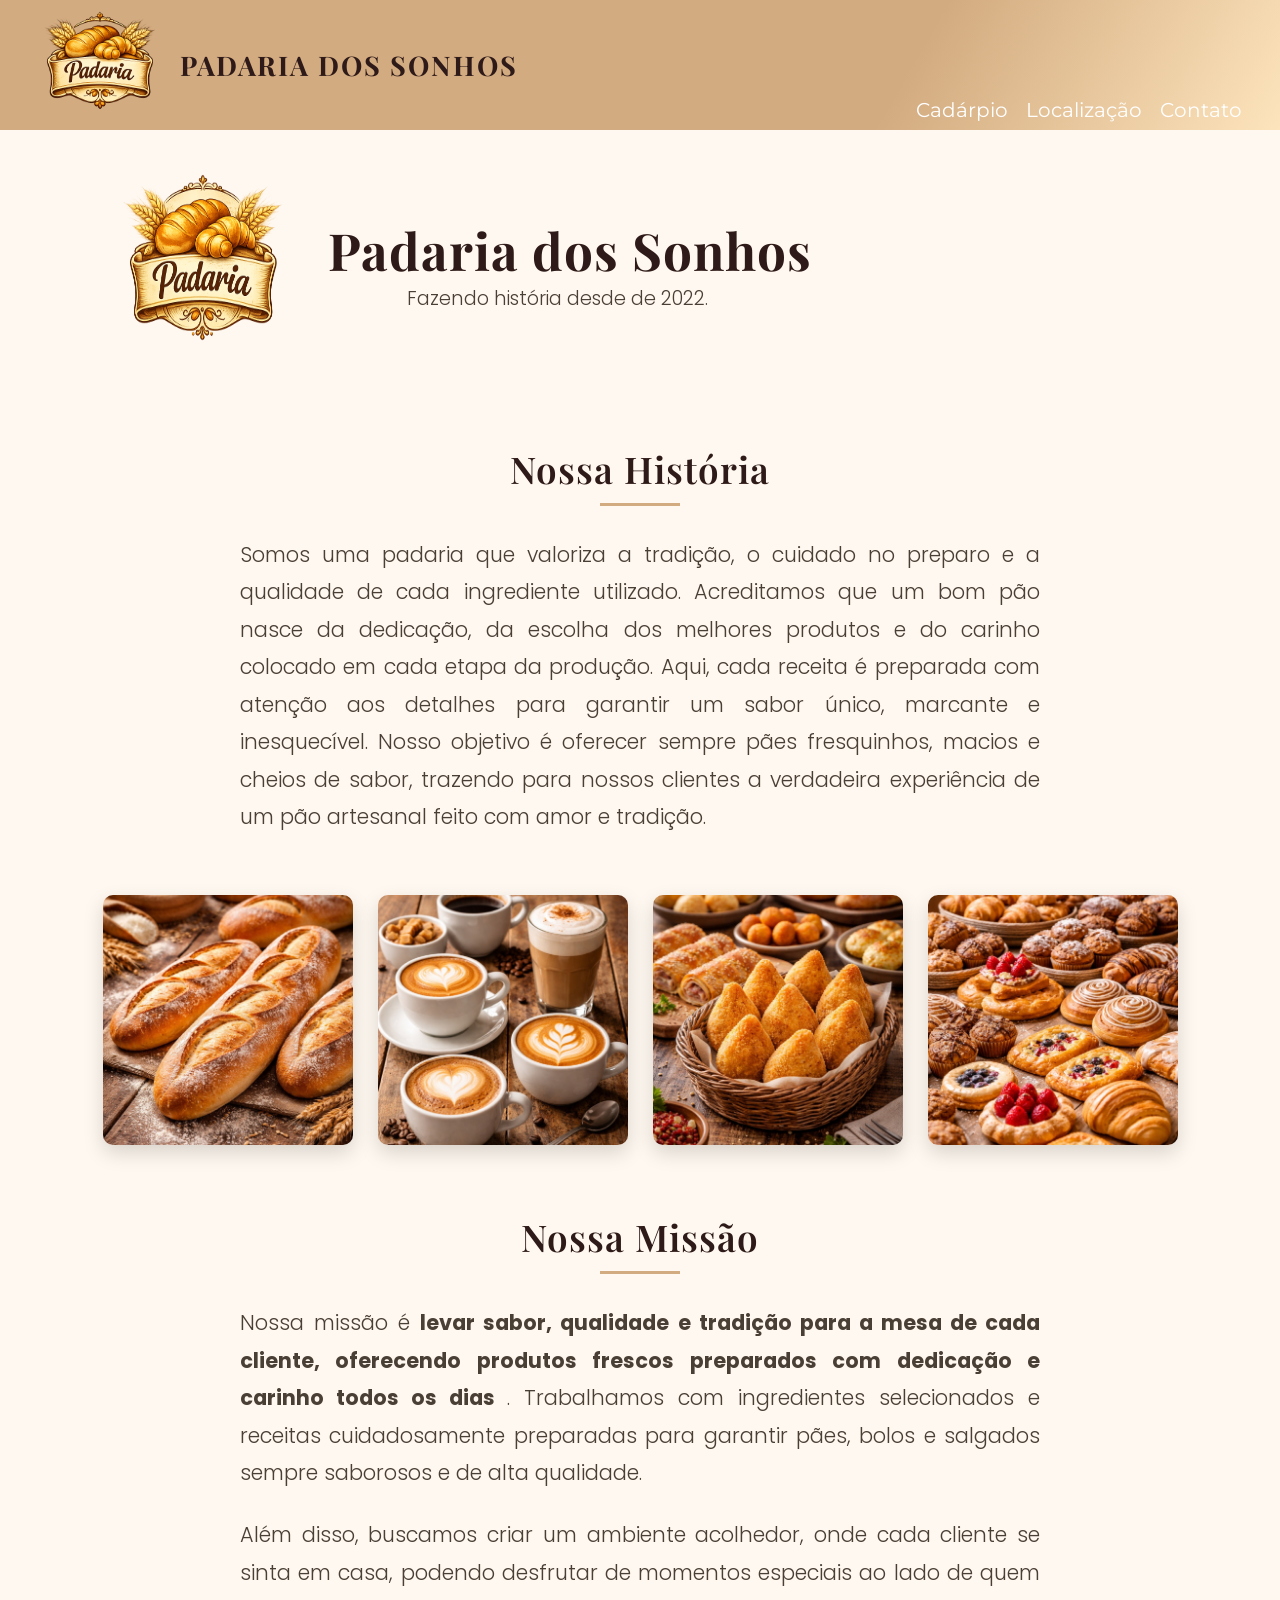
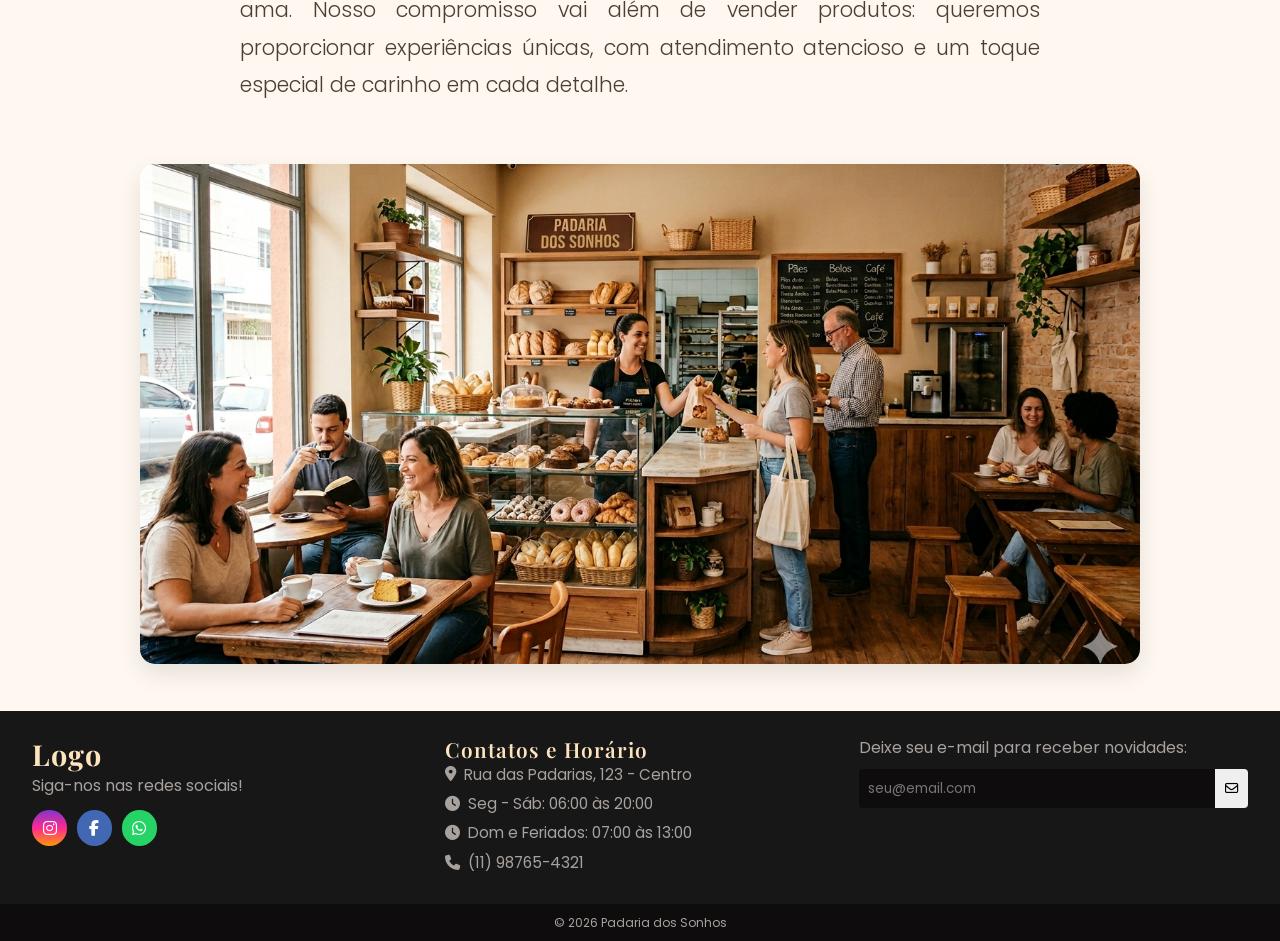
<file: exc01/index.html>
<!DOCTYPE html>
<html lang="pt-br">
<head>
    <meta charset="UTF-8">
    <meta name="viewport" content="width=device-width, initial-scale=1.0">
    <title>Padaria dos Sonhos</title>
    <link rel="stylesheet" href="estilo/style.css">
    <link rel="stylesheet" href="estilo/mobile.css">
    <link href="https://cdnjs.cloudflare.com/ajax/libs/font-awesome/6.5.0/css/all.min.css" rel="stylesheet">
</head>
<body>
    <header id="cabecalho-principal">
        <div class="logo-cabecalho">
            <img src="imagens/logo.menor.png" alt="Logo" id="logo-pequeno">
            <h1>Padaria dos Sonhos</h1> 
        </div>
        <nav class="menu-navegacao">
            <a href="sites/cadarpio.html">Cadárpio</a>
            <a href="sites/local.html">Localização</a>
            <a href="sites/contato.html">Contato</a>
        </nav>
    </header>
    <header class="secao-destaque">
        <div>
            <img src="imagens/logo-maior.jpg" alt="Logo maior" id="logo-grande">
        </div>
        <div class="texto-destaque">
            <h1>Padaria dos Sonhos</h1>
            <p>Fazendo história desde de 2022.</p>
        </div>
    </header>
    <main>
        <section class="secao-sobre">
            <article>
                <h2>Nossa História</h2>
                <p>
                    Somos uma padaria que valoriza a tradição, o cuidado no preparo e a qualidade de cada ingrediente utilizado. 
                    Acreditamos que um bom pão nasce da dedicação, da escolha dos melhores produtos e do carinho colocado em cada etapa da produção. 
                    Aqui, cada receita é preparada com atenção aos detalhes para garantir um sabor único, marcante e inesquecível. 
                    Nosso objetivo é oferecer sempre pães fresquinhos, macios e cheios de sabor, trazendo para nossos clientes a verdadeira experiência de um pão artesanal feito com amor e tradição.
                </p>
            </article>
        </section>
        <aside class="galeria-imagens">
            <div class="item-galeria">
                <img src="imagens/pao.jpg.jpeg" alt="Pão">
            </div>
            <div class="item-galeria">
                <img src="imagens/cafe.jpg.jpeg" alt="Café">
            </div>
            <div class="item-galeria">
                <img src="imagens/salgado.jpg.jpeg" alt="Salgados">
            </div>
            <div class="item-galeria">
                <img src="imagens/doce.jpg.jpeg" alt="Doces">
            </div>
        </aside>
        <section class="secao-missao">
            <article>
                <h2>Nossa Missão</h2>
                <p>
                    Nossa missão é <strong>
                        levar sabor, qualidade e tradição para a mesa de cada cliente,
                        oferecendo produtos frescos preparados com dedicação e carinho todos os dias
                    </strong>.
                    Trabalhamos com ingredientes selecionados e receitas cuidadosamente preparadas
                    para garantir pães, bolos e salgados sempre saborosos e de alta qualidade.
                </p>
                <p id="texto-complementar">
                    Além disso, buscamos criar um ambiente acolhedor, onde cada cliente se sinta em casa,
                    podendo desfrutar de momentos especiais ao lado de quem ama. Nosso compromisso vai além
                    de vender produtos: queremos proporcionar experiências únicas, com atendimento atencioso
                    e um toque especial de carinho em cada detalhe.
                </p>
            </article>
        </section>
        <aside id="banner-padaria">
            <img src="imagens/padaria.png.png" alt="Foto da Padaria">
        </aside>
    </main>
    <footer>
        <div id="rodape-container">
            <div id="rodape-contatos">
                <h1>Logo</h1>
                <p>Siga-nos nas redes sociais!</p>
                <div id="rodape-redes">
                    <a href="#" class="link-social" id="instagram">
                        <i class="fa-brands fa-instagram"></i>
                    </a>
                    <a href="#" class="link-social" id="facebook">
                        <i class="fa-brands fa-facebook-f"></i>
                    </a>
                    <a href="#" class="link-social" id="whatsapp">
                        <i class="fa-brands fa-whatsapp"></i>
                    </a>
                </div>
            </div>
            <div id="rodape-detalhes">
                <h3>Contatos e Horário</h3>
                <p><i class="fa-solid fa-location-dot"></i> Rua das Padarias, 123 - Centro</p>
                <p><i class="fa-solid fa-clock"></i> Seg - Sáb: 06:00 às 20:00</p>
                <p><i class="fa-solid fa-clock"></i> Dom e Feriados: 07:00 às 13:00</p>
                <p><i class="fa-solid fa-phone"></i> (11) 98765-4321</p>
            </div>
            <div id="rodape-newsletter">
                <p>Deixe seu e-mail para receber novidades:</p>
                <div id="grupo-input">
                    <input type="email" id="email" placeholder="seu@email.com">
                    <button>
                        <i class="fa-regular fa-envelope"></i>
                    </button>
                </div>
            </div>
        </div>
        <div id="rodape-copy">
            © 2026 Padaria dos Sonhos
        </div>
    </footer>
</body>
</html>
</file>
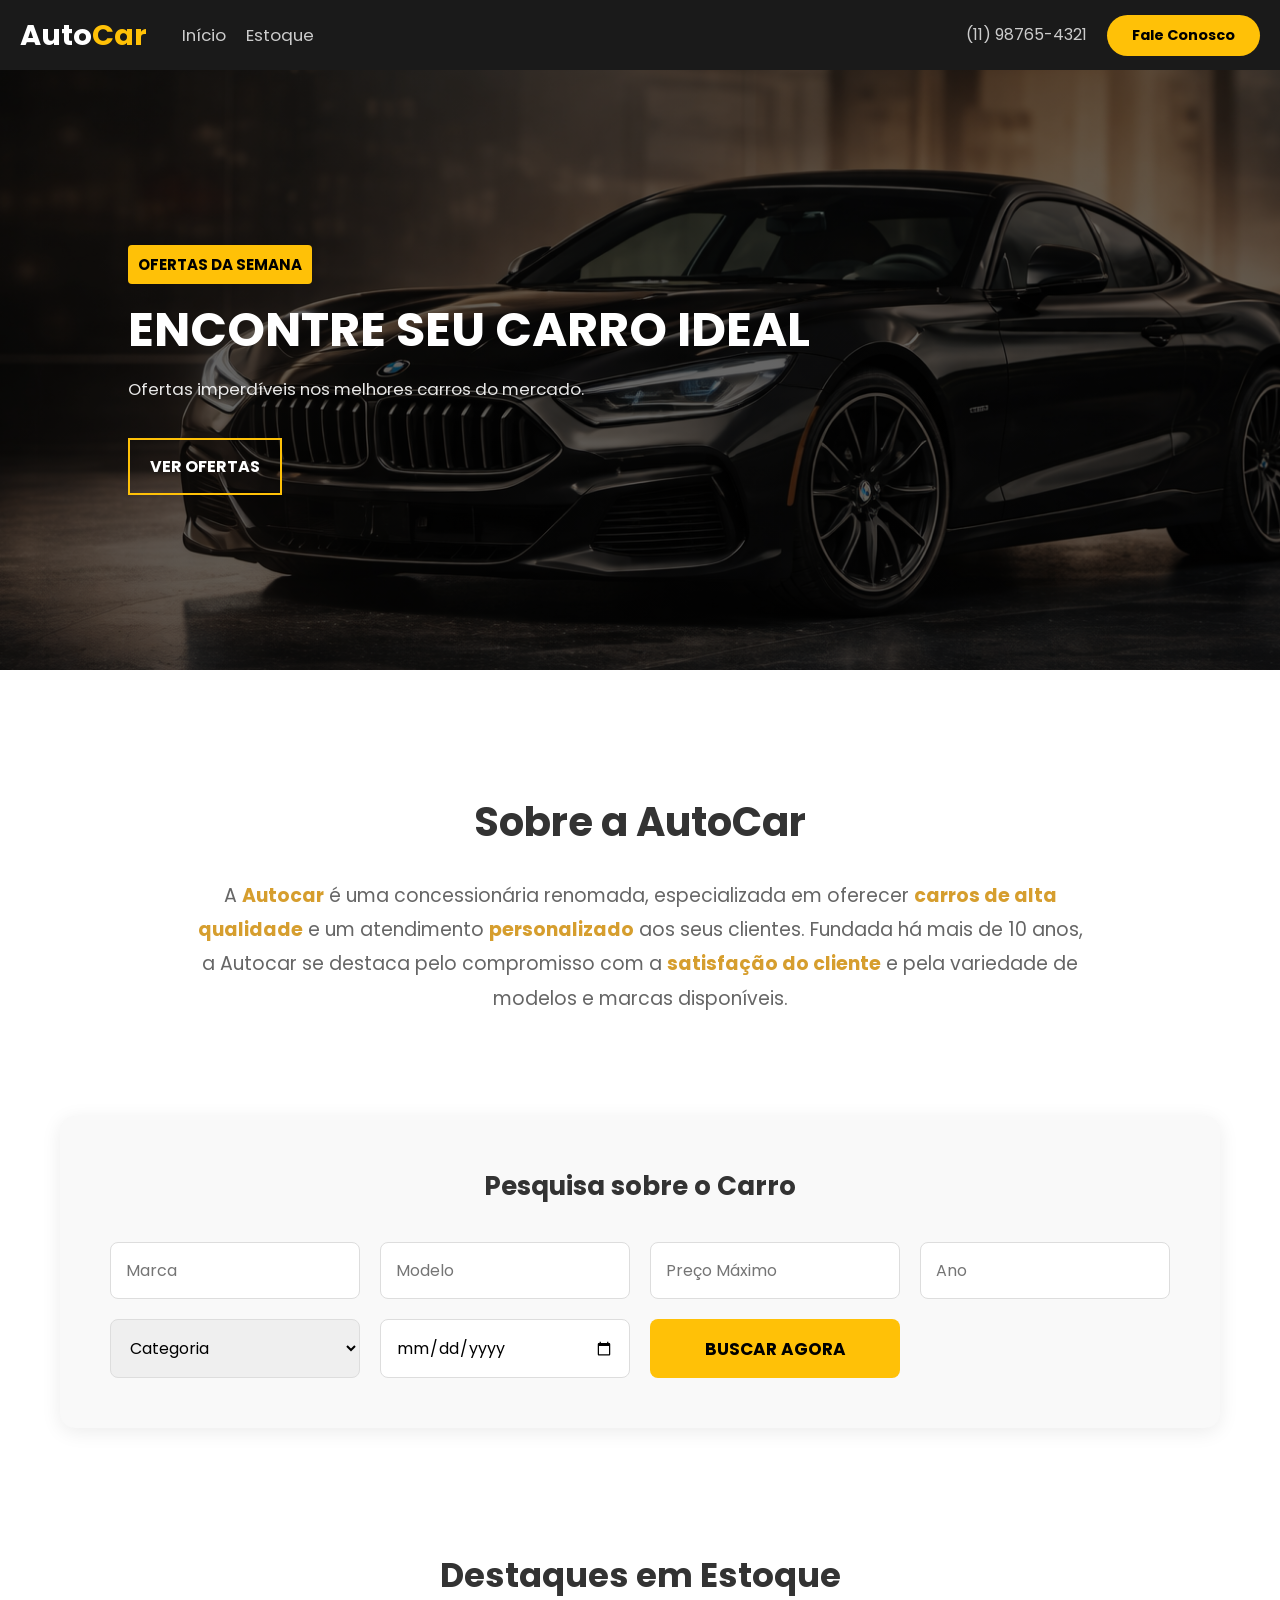
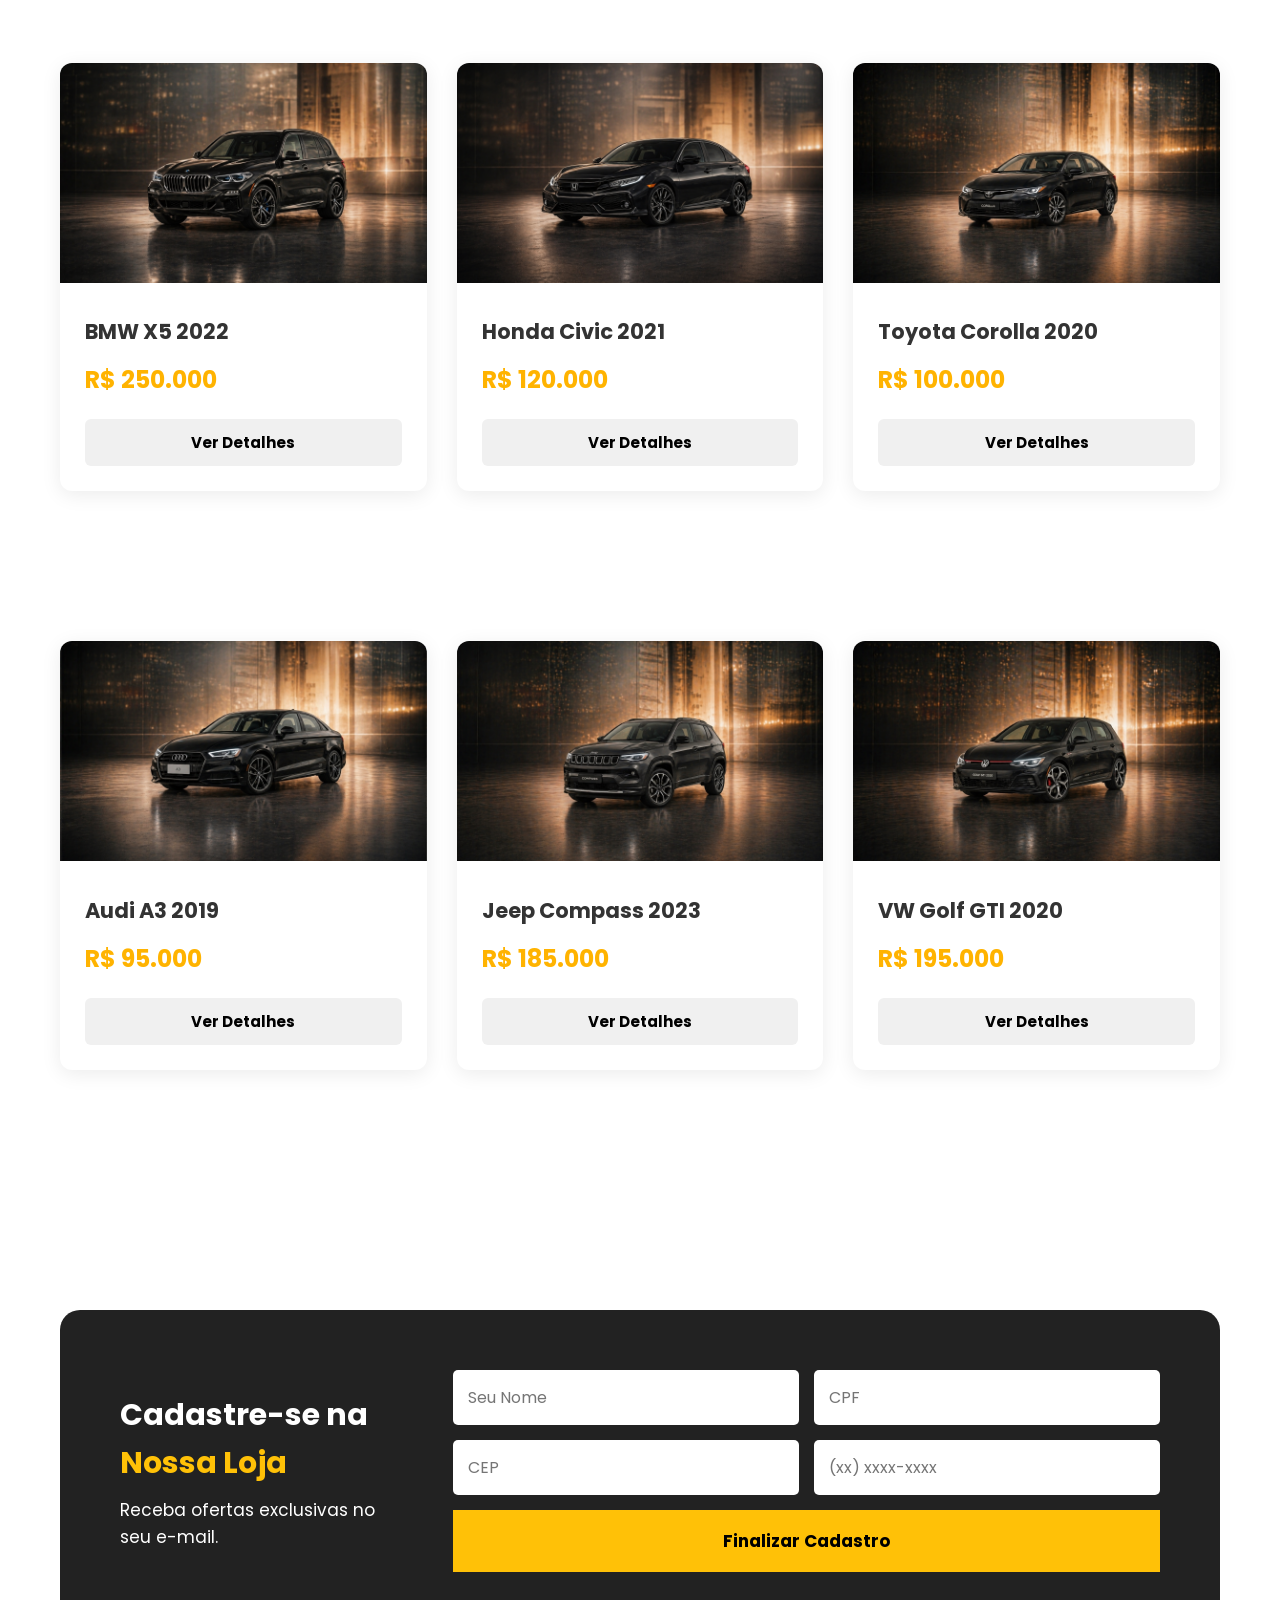
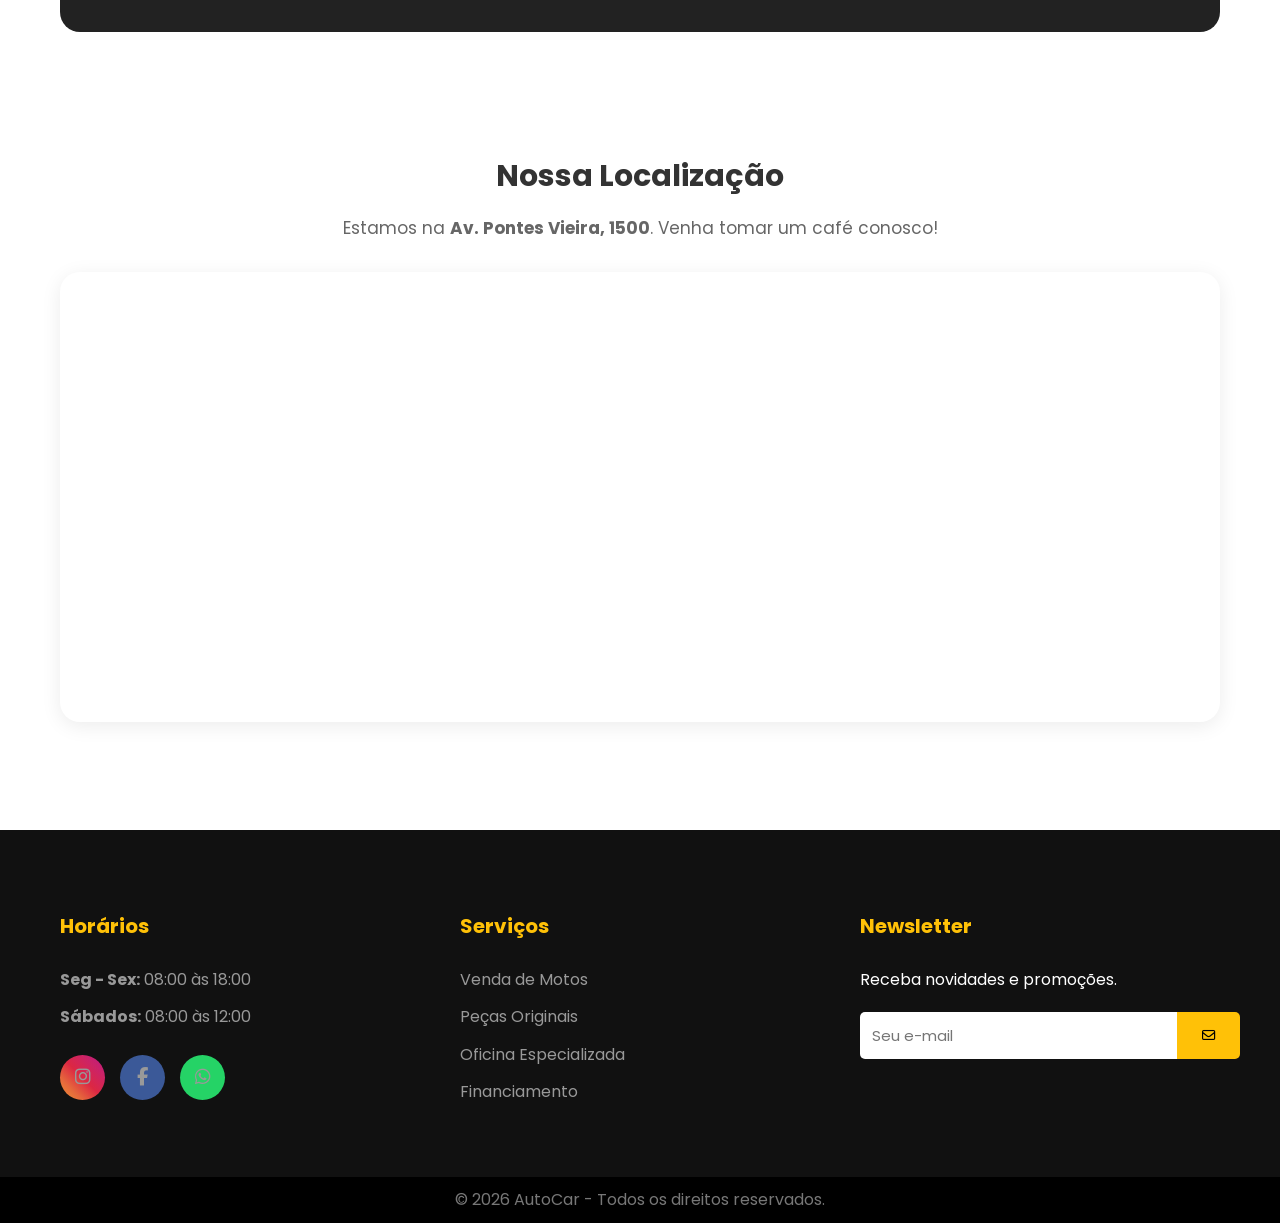
<file: exc03/index.html>
<!DOCTYPE html>
<html lang="pt-br">
<head>
    <meta charset="UTF-8">
    <meta name="viewport" content="width=device-width, initial-scale=1.0">
    <title>AutoCar - Encontre seu ideal</title>
    <link rel="stylesheet" href="estilo/style.css">
    <link rel="stylesheet" href="estilo/media-quyre.css">
    <link href="https://fonts.googleapis.com/css2?family=Poppins:wght@300;400;500;700&display=swap" rel="stylesheet">
    <link rel="stylesheet" href="https://cdnjs.cloudflare.com/ajax/libs/font-awesome/6.5.0/css/all.min.css">
</head>
<body>
    <header class="container_nav">
        <div class="lado-esquerdo">
            <h1 class="logo">Auto<span>Car</span></h1>
            <ul class="lista_nav">
                <li><a href="#">Início</a></li>
                <li><a href="#">Estoque</a></li>
            </ul>
        </div>
        <div id="acoes" class="lado-direito">
            <span class="telefone">(11) 98765-4321</span>
            <button class="btn-contato">Fale Conosco</button>
        </div>
    </header>

    <section class="capa">
        <div class="capa_texto">
            <button class="badge_oferta">OFERTAS DA SEMANA</button>
            <h2>ENCONTRE SEU CARRO IDEAL</h2>
            <p>Ofertas imperdíveis nos melhores carros do mercado.</p>
            <button class="btn_principal">VER OFERTAS</button>
        </div>
    </section>

    <main id="container">
        <article id="biografia">
            <h2>Sobre a AutoCar</h2>
            <p>
                A <strong>Autocar</strong> é uma concessionária renomada, especializada em 
                oferecer <strong>carros de alta qualidade</strong> e um atendimento 
                <strong>personalizado</strong> aos seus clientes. Fundada há mais de 10 anos, 
                a Autocar se destaca pelo compromisso com a <strong>satisfação do cliente</strong> 
                e pela variedade de modelos e marcas disponíveis.
            </p>
        </article>

        <section class="formulario">
            <h2>Pesquisa sobre o Carro</h2>
            <form id="modelos">
                <div class="campos-form">
                    <input type="text" placeholder="Marca">
                    <input type="text" placeholder="Modelo">
                    <input type="number" placeholder="Preço Máximo">
                    <input type="number" placeholder="Ano">
                    <select>
                        <option value="">Categoria</option>
                        <option value="1">Sedan</option>
                        <option value="2">SUV</option>
                    </select>
                    <input type="date">
                    <button type="submit">BUSCAR AGORA</button>
                </div>
            </form>
        </section>

        <section class="lista_carros">
            <h2 class="titulo-secao">Destaques em Estoque</h2>
            <div class="grid-cards">
                <article class="card">
                    <img src="imagens/bmw.png" alt="BMW X5">
                    <div class="card-info">
                        <h3>BMW X5 2022</h3>
                        <p class="preco">R$ 250.000</p>
                        <button>Ver Detalhes</button>
                    </div>
                </article>

                <article class="card">
                    <img src="imagens/civic.png" alt="Honda Civic">
                    <div class="card-info">
                        <h3>Honda Civic 2021</h3>
                        <p class="preco">R$ 120.000</p>
                        <button>Ver Detalhes</button>
                    </div>
                </article>

                <article class="card">
                    <img src="imagens/corolla.png" alt="Toyota Corolla">
                    <div class="card-info">
                        <h3>Toyota Corolla 2020</h3>
                        <p class="preco">R$ 100.000</p>
                        <button>Ver Detalhes</button>
                    </div>
                </article>

                <article class="card">
                    <img src="imagens/audi.png" alt="Audi A3">
                    <div class="card-info">
                        <h3>Audi A3 2019</h3>
                        <p class="preco">R$ 95.000</p>
                        <button>Ver Detalhes</button>
                    </div>
                </article>

                <article class="card">
                    <img src="imagens/jeep.png" alt="Jeep Compass">
                    <div class="card-info">
                        <h3>Jeep Compass 2023</h3>
                        <p class="preco">R$ 185.000</p>
                        <button>Ver Detalhes</button>
                    </div>
                </article>

                <article class="card">
                    <img src="imagens/golf.png" alt="VW Golf GTI">
                    <div class="card-info">
                        <h3>VW Golf GTI 2020</h3>
                        <p class="preco">R$ 195.000</p>
                        <button>Ver Detalhes</button>
                    </div>
                </article>
            </div>
        </section>

        <section class="cadastro-secao">
            <div class="cadastro-container">
                <div class="cadastro-chamada">
                    <h2>Cadastre-se na <span>Nossa Loja</span></h2>
                    <p>Receba ofertas exclusivas no seu e-mail.</p>
                </div>
                <form class="form-cadastro">
                    <input type="text" placeholder="Seu Nome" required>
                    <input type="text" placeholder="CPF" required>
                    <input type="text" placeholder="CEP" required>
                    <input type="tel" placeholder="(xx) xxxx-xxxx" required>
                    <button type="submit" class="btn-cadastro">Finalizar Cadastro</button>
                </form>
            </div>
        </section>

        <div class="endereco">
            <h2>Nossa Localização</h2>
            <p>Estamos na <strong>Av. Pontes Vieira, 1500</strong>. Venha tomar um café conosco!</p>
            <iframe src="https://www.google.com/maps/embed?pb=!1m18!1m12!1m3!1d3981.34734490815!2d-38.5100!3d-3.7500!2m3!1f0!2f0!3f0!3m2!1i1024!2i768!4f13.1!3m3!1m2!1s0x0%3A0x0!2zM8KwNDUnMDAuMCJTIDM4wrAzMCcwMC4wIlc!5e0!3m2!1spt-BR!2sbr!4v1700000000000" loading="lazy"></iframe>
        </div>
    </main>

    <footer>
        <div class="container_footer">
            <div class="footer-box">
                <h3>Horários</h3>
                <ul>
                    <li><strong>Seg - Sex:</strong> 08:00 às 18:00</li>
                    <li><strong>Sábados:</strong> 08:00 às 12:00</li>
                </ul>
                <div id="redes_sociais">
                    <a href="#" class="link_rodape" id="instagram"><i class="fa-brands fa-instagram"></i></a>
                    <a href="#" class="link_rodape" id="facebook"><i class="fa-brands fa-facebook-f"></i></a>
                    <a href="#" class="link_rodape" id="whatsapp"><i class="fa-brands fa-whatsapp"></i></a>
                </div>
            </div>

            <div class="footer-box">
                <h3>Serviços</h3>
                <ul class="meios_contatos">
                    <li><a href="#">Venda de Motos</a></li>
                    <li><a href="#">Peças Originais</a></li>
                    <li><a href="#">Oficina Especializada</a></li>
                    <li><a href="#">Financiamento</a></li>
                </ul>
            </div>

            <div class="footer-box">
                <h3>Newsletter</h3>
                <p>Receba novidades e promoções.</p>
                <div id="grupo_input">
                    <input type="email" placeholder="Seu e-mail">
                    <button><i class="fa-regular fa-envelope"></i></button>
                </div>
            </div>
        </div>
        <div id="direitos_autorais">
            © 2026 AutoCar - Todos os direitos reservados.
        </div>
    </footer>
</body>
</html>
</file>
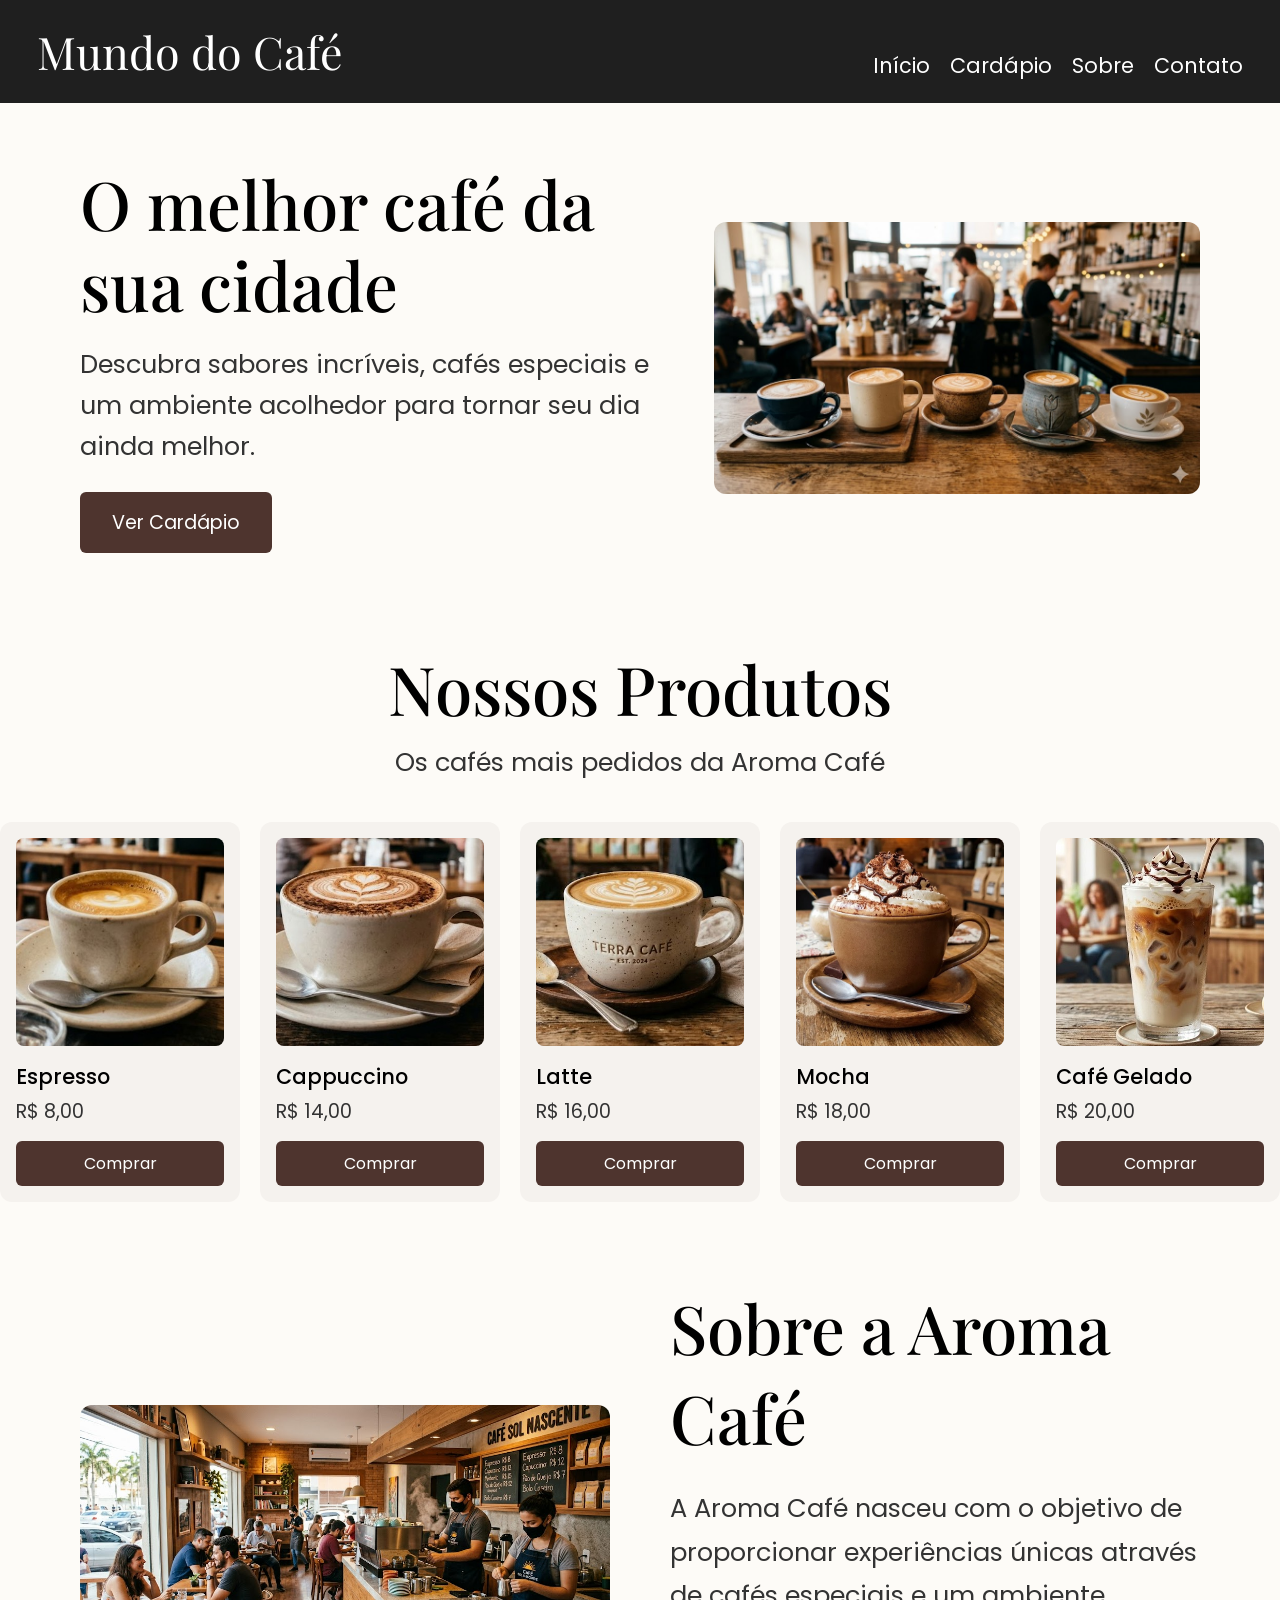
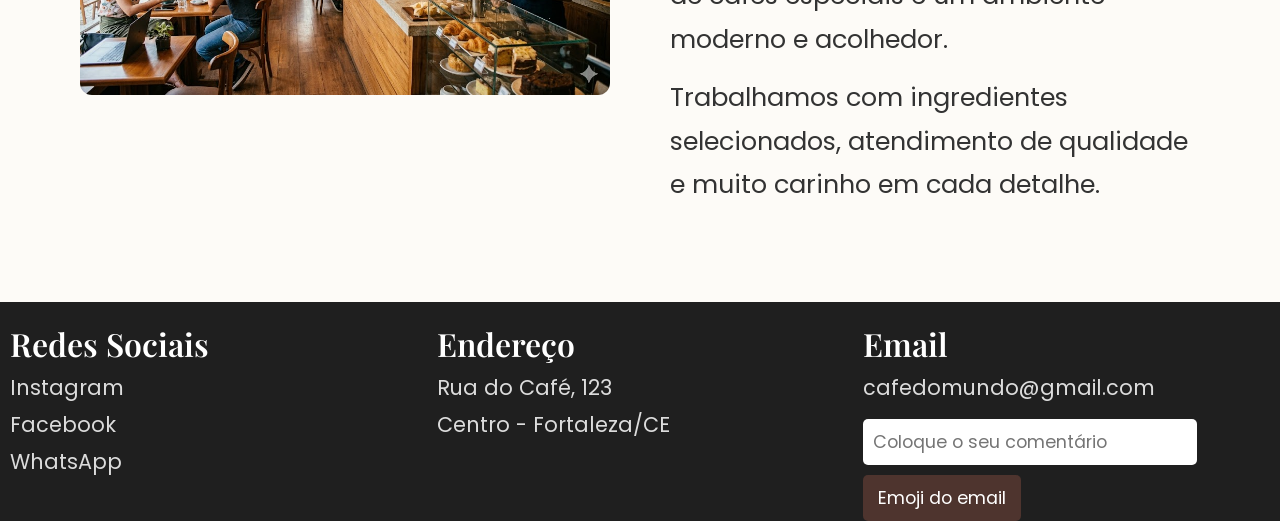
<file: exc05/index.html>
<!DOCTYPE html>
<html lang="pt-br">
<head>
    <meta charset="UTF-8">
    <meta name="viewport" content="width=device-width, initial-scale=1.0">
    <title>Aroma Café</title>
    <link rel="stylesheet" href="estilo/style.css">
    <link rel="stylesheet" href="estilo/query.css">
    <link rel="preconnect" href="https://fonts.googleapis.com">
    <link rel="preconnect" href="https://fonts.gstatic.com" crossorigin>
    <link href="https://fonts.googleapis.com/css2?family=Playfair+Display:wght@600;700&family=Poppins:wght@300;400;500;600&display=swap" rel="stylesheet">
</head>
<body>
    <header>
        <h1>Mundo do Café</h1>
        <nav>
            <ul>
                <li><a href="#" class="links">Início</a></li>
                <li><a href="#" class="links">Cardápio</a></li>
                <li><a href="#" class="links">Sobre</a></li>
                <li><a href="#" class="links">Contato</a></li>
            </ul>
        </nav>
    </header>
    <main>
        <section id="hero">
            <article class="text">
                <h2>O melhor café da sua cidade</h2>
                <p>Descubra sabores incríveis, cafés especiais e um ambiente acolhedor para tornar seu dia ainda melhor.</p>
                <button>Ver Cardápio</button> 
            </article>
            <article class="imagem">
                <img src="imagens/principal.jpg" alt="Xícara de café especial sobre a mesa">
            </article>
        </section>
        
        <section class="opcoes">
            <article>
                <h2>Nossos Produtos</h2>
                <p class="subtitulo">Os cafés mais pedidos da Aroma Café</p>
                <div class="imagens">
                    <div class="card-produto">
                        <img src="imagens/expresso.jpg" alt="Espresso" class="foto-cafe">
                        <h3>Espresso</h3>
                        <p class="preco">R$ 8,00</p>
                        <button class="btn-comprar">Comprar</button>
                    </div>
                    <div class="card-produto">
                        <img src="imagens/cappucino.jpg" alt="cappuccino" class="foto-cafe"> 
                        <h3>Cappuccino</h3>
                        <p class="preco">R$ 14,00</p>
                        <button class="btn-comprar">Comprar</button>
                    </div>
                    <div class="card-produto">
                        <img src="imagens/latte.jpg" alt="Latte" class="foto-cafe">
                        <h3>Latte</h3>
                        <p class="preco">R$ 16,00</p>
                        <button class="btn-comprar">Comprar</button>
                    </div>
                    <div class="card-produto">
                        <img src="imagens/mocha.jpg" alt="Mocha" class="foto-cafe">
                        <h3>Mocha</h3>
                        <p class="preco">R$ 18,00</p>
                        <button class="btn-comprar">Comprar</button>
                    </div>
                    <div class="card-produto">
                        <img src="imagens/cafe-gelado.jpg" alt="Café gelado" class="foto-cafe">
                        <h3>Café Gelado</h3>
                        <p class="preco">R$ 20,00</p>
                        <button class="btn-comprar">Comprar</button>
                    </div>
                </div>
            </article>
        </section>

        <section id="sobre">
            <div class="imagem-sobre">
                <img src="imagens/loja.jpg" alt="Interior da cafeteria Mundo do Café">
            </div>
            <article>
                <h2>Sobre a Aroma Café</h2>
                <p>A Aroma Café nasceu com o objetivo de proporcionar experiências únicas através de cafés especiais e um ambiente moderno e acolhedor.</p>
                <p>Trabalhamos com ingredientes selecionados, atendimento de qualidade e muito carinho em cada detalhe.</p>
            </article>
        </section>
    </main>
    <footer>
        <div id="container-rodape">
            <div class=" caixa redes-socias">
                <h3>Redes Sociais</h3>
                <ul>
                    <li>Instagram</li>
                    <li>Facebook</li>
                    <li>WhatsApp</li>
                </ul>
            </div>
            <div class="caixa endereco">
                <h3>Endereço</h3>
                <ul>
                    <li>Rua do Café, 123</li>
                    <li>Centro - Fortaleza/CE</li>
                </ul>
            </div>
            <div class="caixa contato">
                <h3>Email</h3>
                <ul>
                    <li>cafedomundo@gmail.com</li>
                </ul>
                <label for="email"></label>
                <input type="email" name="email" id="email" placeholder="Coloque o seu comentário" required>
                <button>Emoji do email</button>
            </div>
        </div>
    </footer>
</body>
</html>
</file>
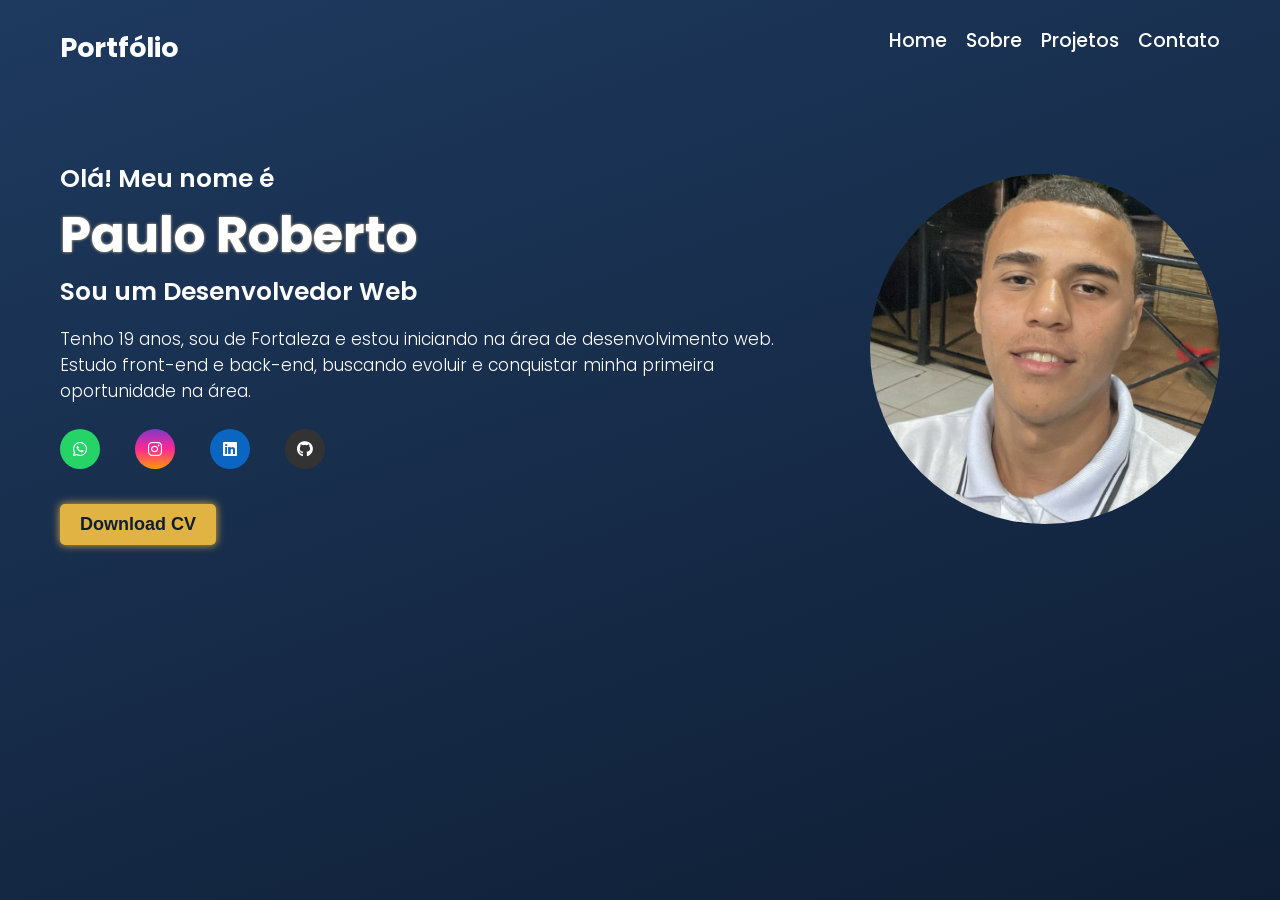
<file: exc02/portfolio.html>
<!DOCTYPE html>
<html lang="pt-br">
<head>
    <meta charset="UTF-8">
    <meta name="viewport" content="width=device-width, initial-scale=1.0">
    <title>Portfólio</title>
    <link rel="stylesheet" href="estilo/style.css">
    <link rel="stylesheet" href="estilo/media-query.css">
    <link href="https://fonts.googleapis.com/css2?family=Poppins:wght@300;400;500;600;700&display=swap" rel="stylesheet">
    <!-- Font Awesome -->
    <link href="https://cdnjs.cloudflare.com/ajax/libs/font-awesome/6.5.0/css/all.min.css" rel="stylesheet">
</head>
<body>

    <header class="cabecalho">
        <h1>Portfólio</h1>

        <nav class="links" id="navegacao">
            <a href="#">Home</a>
            <a href="#">Sobre</a>
            <a href="#">Projetos</a>
            <a href="#">Contato</a>
        </nav>
    </header>

    <main id="container">

        <article id="biografia">
            <h3>Olá! Meu nome é</h3>
            <h1>Paulo Roberto</h1>
            <h3>Sou um Desenvolvedor Web</h3>
            <p>
                Tenho 19 anos, sou de Fortaleza e estou iniciando na área de desenvolvimento web. Estudo front-end e back-end, buscando evoluir e conquistar minha primeira oportunidade na área.
            </p>
            <div class="links" id="contatos">
                <ul>
                    <li>
                        <a href="https://web.whatsapp.com/" class="link_rodape" id="whatsapp">
                            <i class="fa-brands fa-whatsapp"></i>
                        </a>
                    </li>
                    <li>
                        <a href="https://www.instagram.com/_paul06.r/" class="link_rodape" id="instagram">
                            <i class="fa-brands fa-instagram"></i>
                        </a>
                    </li>
                    <li>
                        <a href="https://www.linkedin.com/in/paulo-roberto-5856a43aa/" class="link_rodape" id="linkedin">
                            <i class="fa-brands fa-linkedin"></i>
                        </a>
                    </li>
                    <li>
                        <a href="https://github.com/RobertoDev06" class="link_rodape" id="github">
                            <i class="fa-brands fa-github"></i>
                        </a>
                    </li>
                </ul>
            </div>
            <button>Download CV</button>
        </article>
        <aside>
            <img src="imagens/foto.jpg.jpeg" alt="Foto de Paulo Roberto">
        </aside>
    </main>
</body>
</html>
</file>
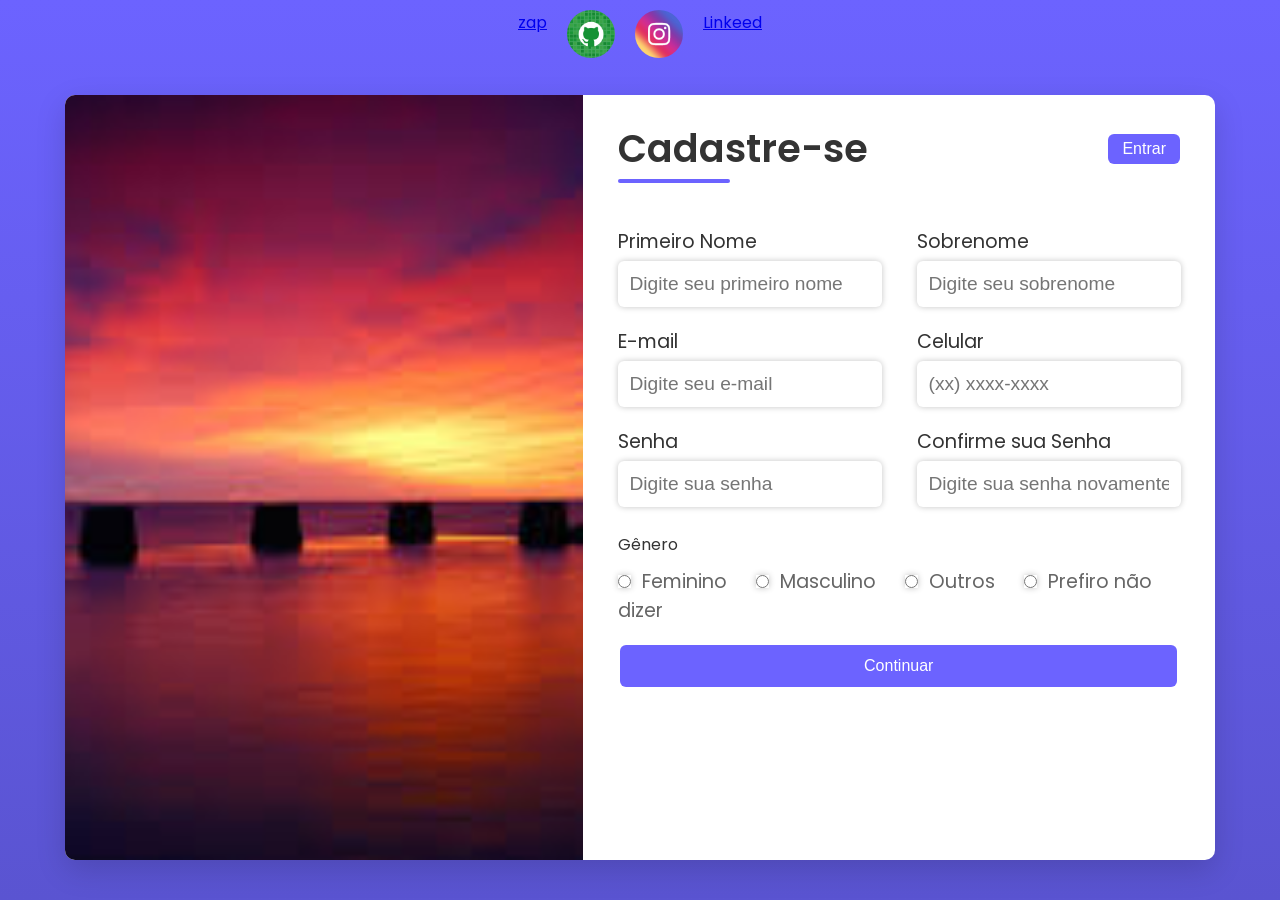
<file: exc04/formulario.html>
<!DOCTYPE html>
<html lang="pt-br">
<head>
    <meta charset="UTF-8">
    <meta name="viewport" content="width=device-width, initial-scale=1.0">
    <title>Formulário Para Cadastro</title>
    <link rel="stylesheet" href="estilo/style.css">
    <link rel="stylesheet" href="estilo/media-query.css">
</head>
<body>

<section id="redes_sociais">
    <a href="https://web.whatsapp.com/">zap</a>
    <a href="https://github.com/RobertoDev06"><img src="imagem/logo-github.jpg" alt="github"></a>
    <a href="https://www.instagram.com/_paul06.r/"><img src="imagem/logo-instagram.jpg" alt="instagram"></a>
    <a href="https://www.linkedin.com/in/paulo-roberto-5856a43aa/">Linkeed</a>
</section>

<main>
    
    <!-- LADO IMAGEM (corrigido) -->
    <div class="imagem-formulario"></div>

    <form id="formulario">

        <div id="topo-form">
            <h2>Cadastre-se</h2>
            <button type="button">Entrar</button>
        </div>

        <!-- corrigido: separacao -->
        <div class="separacao">

            <div id="corpo-form">

                <div id="esquerda">
                    <div>
                        <label for="nome">Primeiro Nome</label>
                        <input type="text" id="nome" placeholder="Digite seu primeiro nome" required>
                    </div>

                    <div class="fundo" class="esconde">
                        <label for="email" class="esconde">E-mail</label>
                        <input type="email" id="email" placeholder="Digite seu e-mail" required>
                    </div>

                    <div class="fundo">
                        <label for="senha" class="esconde">Senha</label>
                        <input type="password" id="senha" placeholder="Digite sua senha" required>
                    </div>
                </div>

                <div id="direita">
                    <div>
                        <label for="sobrenome">Sobrenome</label>
                        <input type="text" id="sobrenome" placeholder="Digite seu sobrenome" required>
                    </div>

                    <div class="fundo">
                        <label for="telefone" class="esconde">Celular</label>
                        <input type="tel" id="telefone" placeholder="(xx) xxxx-xxxx" required>
                    </div>

                    <div class="fundo">
                        <label for="senha2" class="esconde">Confirme sua Senha</label>
                        <input type="password" id="senha2" placeholder="Digite sua senha novamente" required>
                    </div>
                </div>

            </div>

            <!-- GÊNERO (igual da imagem) -->
            <div class="genero">
                <p>Gênero</p>

                <label><input type="radio" name="genero"> Feminino</label>
                <label><input type="radio" name="genero"> Masculino</label>
                <label><input type="radio" name="genero"> Outros</label>
                <label><input type="radio" name="genero"> Prefiro não dizer</label>
            </div>

        </div>

        <button type="submit" class="botao-final">Continuar</button>

    </form>
</main>

</body>
</html>
</file>
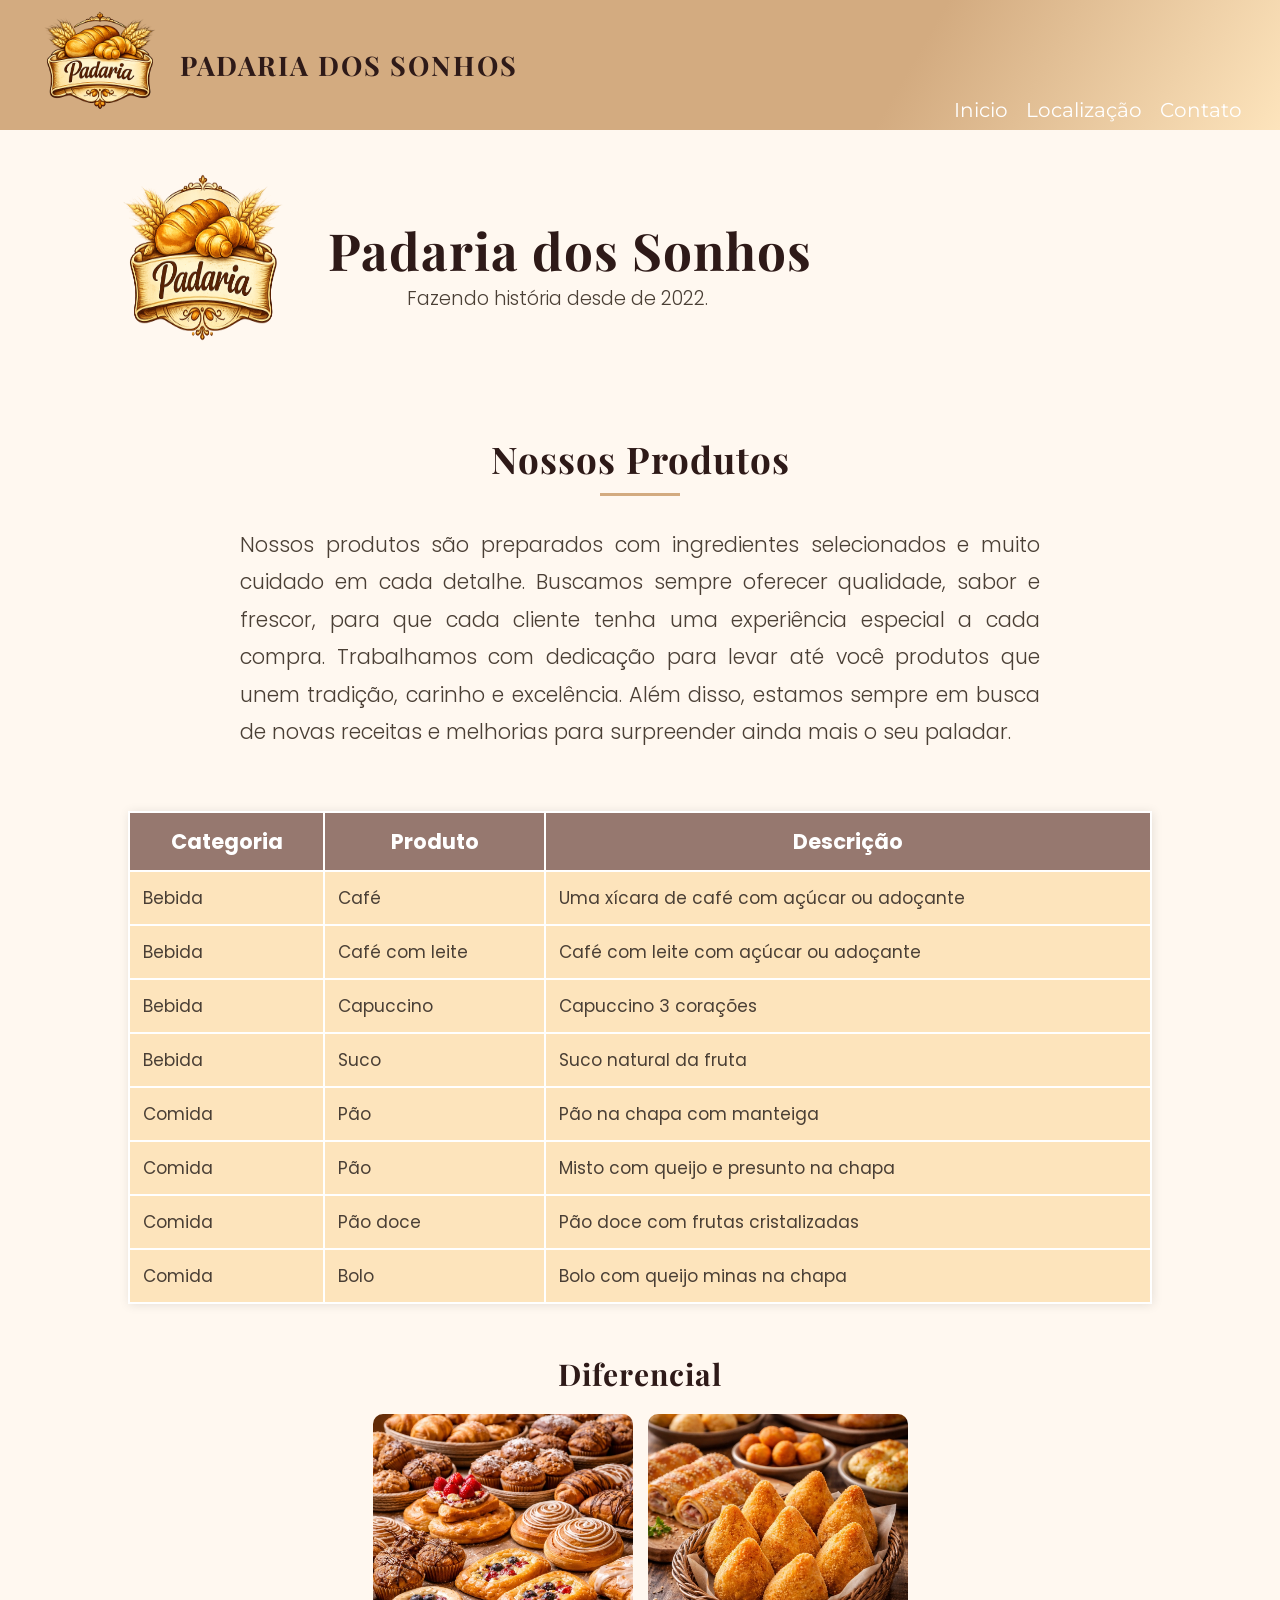
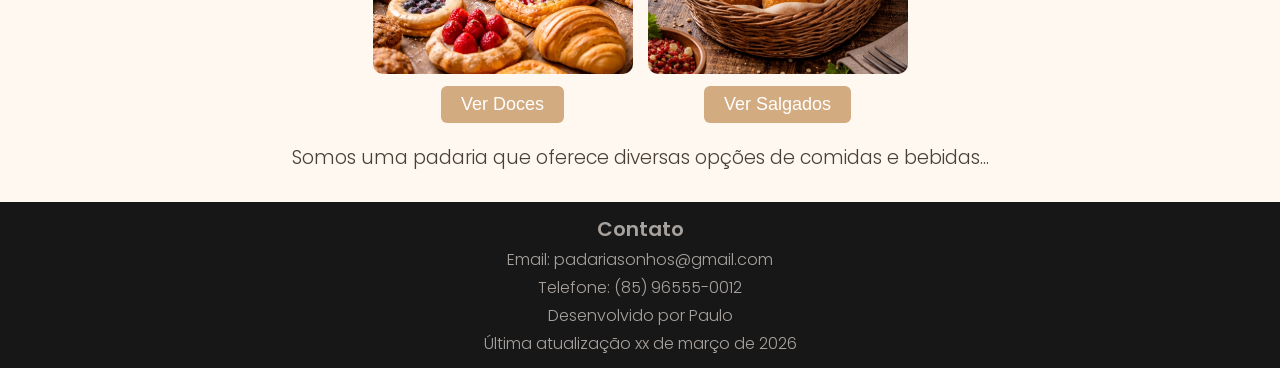
<file: exc01/sites/cadarpio.html>
<!DOCTYPE html>
<html lang="pt-br">
<head>
    <meta charset="UTF-8">
    <meta name="viewport" content="width=device-width, initial-scale=1.0">
    <title>Cadarpio da Padaria dos Sonhos</title>
    <link rel="stylesheet" href="estilo/tabela.css">
    <link rel="stylesheet" href="../estilo/mobile.css">
    <link href="https://cdnjs.cloudflare.com/ajax/libs/font-awesome/6.5.0/css/all.min.css" rel="stylesheet">
</head>
<body>
    <header id="cabecalho-principal">
        <div>
            <img src="../imagens/logo.menor.png" alt="Logo" id="logo-pequeno">
            <h1>Padaria dos Sonhos</h1> 
        </div>
        <nav class="menu-navegacao">
            <a href="../index.html">Inicio</a>
            <a href="local.html">Localização</a>
            <a href="contato.html">Contato</a>
        </nav>
    </header>
    <header class="secao-destaque">
        <div>
            <img src="../imagens/logo-maior.jpg" alt="Logo maior" id="logo-grande">
        </div>
        <div>
            <h1>Padaria dos Sonhos</h1>
            <p>Fazendo história desde de 2022.</p>
        </div>
    </header>
    <main>
        <section class="secao-produtos">
            <article>
                <h2>Nossos Produtos</h2>
                <p>
                    Nossos produtos são preparados com ingredientes selecionados e muito cuidado em cada detalhe. 
                    Buscamos sempre oferecer qualidade, sabor e frescor, para que cada cliente tenha uma experiência 
                    especial a cada compra. Trabalhamos com dedicação para levar até você produtos que unem tradição, 
                    carinho e excelência. Além disso, estamos sempre em busca de novas receitas e melhorias para 
                    surpreender ainda mais o seu paladar.
                </p>
            </article>
        </section>
        <section id="tabela-produtos">
            <table>
                <thead class="cabecalho-tabela">
                    <tr>
                        <th>Categoria</th>
                        <th>Produto</th>
                        <th>Descrição</th>
                    </tr>
                </thead>
                <tbody>
                    <tr>
                        <td>Bebida</td>
                        <td>Café</td>
                        <td>Uma xícara de café com açúcar ou adoçante</td>
                    </tr>
                    <tr>
                        <td>Bebida</td>
                        <td>Café com leite</td>
                        <td>Café com leite com açúcar ou adoçante</td>
                    </tr>
                    <tr>
                        <td>Bebida</td>
                        <td>Capuccino</td>
                        <td>Capuccino 3 corações</td>
                    </tr>
                    <tr>
                        <td>Bebida</td>
                        <td>Suco</td>
                        <td>Suco natural da fruta</td>
                    </tr>
                    <tr>
                        <td>Comida</td>
                        <td>Pão</td>
                        <td>Pão na chapa com manteiga</td>
                    </tr>
                    <tr>
                        <td>Comida</td>
                        <td>Pão</td>
                        <td>Misto com queijo e presunto na chapa</td>
                    </tr>
                    <tr>
                        <td>Comida</td>
                        <td>Pão doce</td>
                        <td>Pão doce com frutas cristalizadas</td>
                    </tr>
                    <tr>
                        <td>Comida</td>
                        <td>Bolo</td>
                        <td>Bolo com queijo minas na chapa</td>
                    </tr>
                </tbody>
            </table>
        </section>
        <section class="secao-diferencial">
            <h2>Diferencial</h2>
            <div class="container-cards">
                <div class="card-cardapio-extra" id="doces">
                    <img src="../imagens/doce.jpg.jpeg" alt="DOCES">
                    <a href="doces.html">
                        <button>Ver Doces</button>
                    </a>
                </div>
                <div class="card-cardapio-extra" id="salgados">
                    <img src="../imagens/salgado.jpg.jpeg" alt="SALGADOS">
                    <a href="salgados.html">
                        <button>Ver Salgados</button>
                    </a>
                </div>
            </div>
            <p>Somos uma padaria que oferece diversas opções de comidas e bebidas...</p>
        </section>
    </main>
    <footer class="rodape">
        <ul class="lista-rodape">
            <li><h4>Contato</h4></li>
            <li class="item-contato">Email: padariasonhos@gmail.com</li>
            <li class="item-contato">Telefone: (85) 96555-0012</li>
            <li class="item-contato">Desenvolvido por Paulo</li>
            <li class="item-contato">Última atualização xx de março de 2026</li>
        </ul>
    </footer>
</body>
</html>
</file>
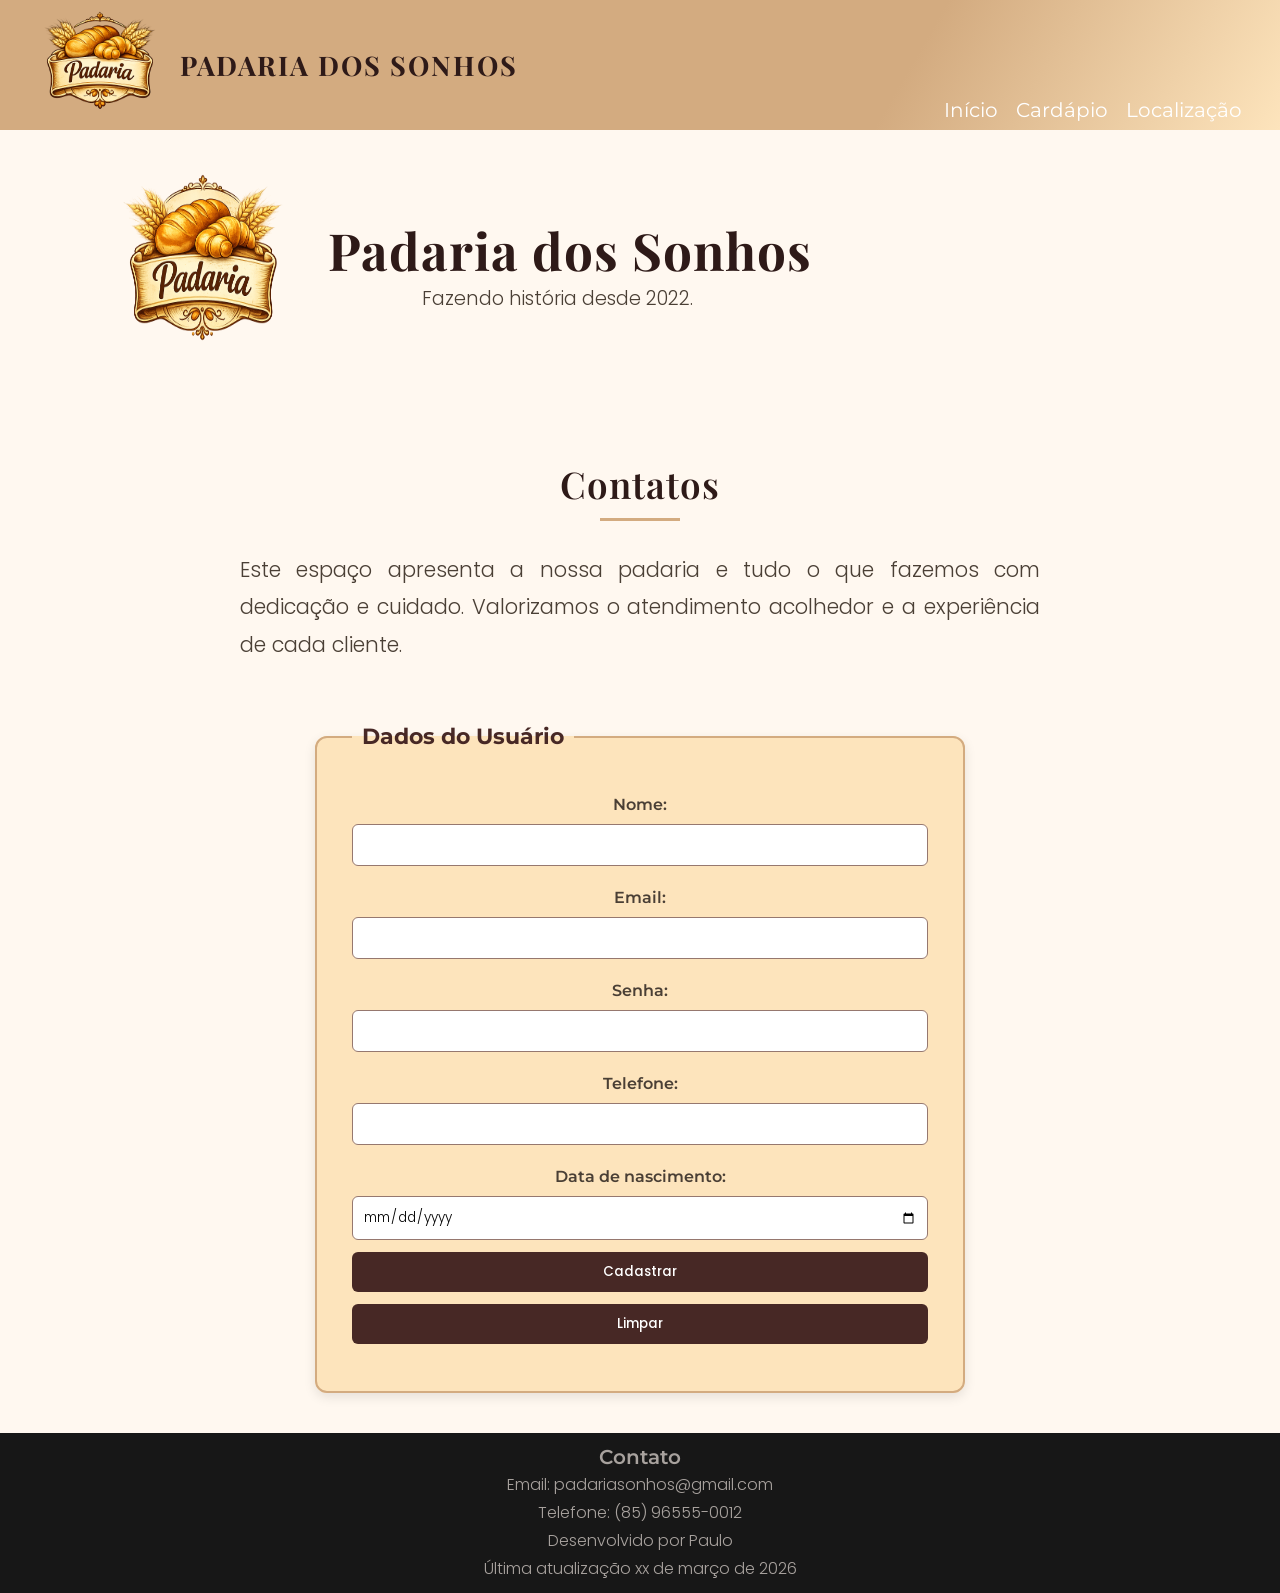
<file: exc01/sites/contato.html>
<!DOCTYPE html>
<html lang="pt-br">
<head>
    <meta charset="UTF-8">
    <meta name="viewport" content="width=device-width, initial-scale=1.0">
    <link rel="stylesheet" href="estilo/contato.css">
    <link rel="stylesheet" href="../estilo/mobile.css">
    <title>Contatos</title>
</head>
<body>
    <header id="cabecalho-principal">
        <div>
            <img src="../imagens/logo.menor.png" alt="Logo" id="logo-pequeno">
            <h1>Padaria dos Sonhos</h1> 
        </div>
        <nav class="menu-navegacao">
            <a href="../index.html">Início</a>
            <a href="cadarpio.html">Cardápio</a>
            <a href="local.html">Localização</a>
        </nav>
    </header>
    <header class="secao-destaque">
        <div>
            <img src="../imagens/logo-maior.jpg" alt="Logo maior" id="logo-grande">
        </div>
        <div>
            <h1>Padaria dos Sonhos</h1>
            <p>Fazendo história desde 2022.</p>
        </div>
    </header>
    <main>
        <section class="secao-texto">
            <article>
                <h2>Contatos</h2>
                <p>Este espaço apresenta a nossa padaria e tudo o que fazemos com dedicação e cuidado. Valorizamos o atendimento acolhedor e a experiência de cada cliente.</p>
            </article>
        </section>
        <form id="formulario-contato">
            <fieldset id="grupo-formulario">
                <legend>Dados do Usuário</legend>
                <label for="nome">Nome:</label>
                <input type="text" id="nome" name="nome">
                <label for="email">Email:</label>
                <input type="email" id="email" name="email">
                <label for="senha">Senha:</label>
                <input type="password" id="senha" name="senha">
                <label for="telefone">Telefone:</label>
                <input type="tel" id="telefone" name="telefone">
                <label for="data">Data de nascimento:</label>
                <input type="date" id="data" name="data">
                <div class="grupo-botoes">
                    <input type="submit" value="Cadastrar">
                    <input type="reset" value="Limpar">
                </div>
            </fieldset>
        </form>
    </main>
    <footer class="rodape">
        <ul class="lista-rodape">
            <li><h4>Contato</h4></li>
            <li class="item-contato">Email: padariasonhos@gmail.com</li>
            <li class="item-contato">Telefone: (85) 96555-0012</li>
            <li class="item-contato">Desenvolvido por Paulo</li>
            <li class="item-contato">Última atualização xx de março de 2026</li>
        </ul>
    </footer>
</body>
</html>
</file>
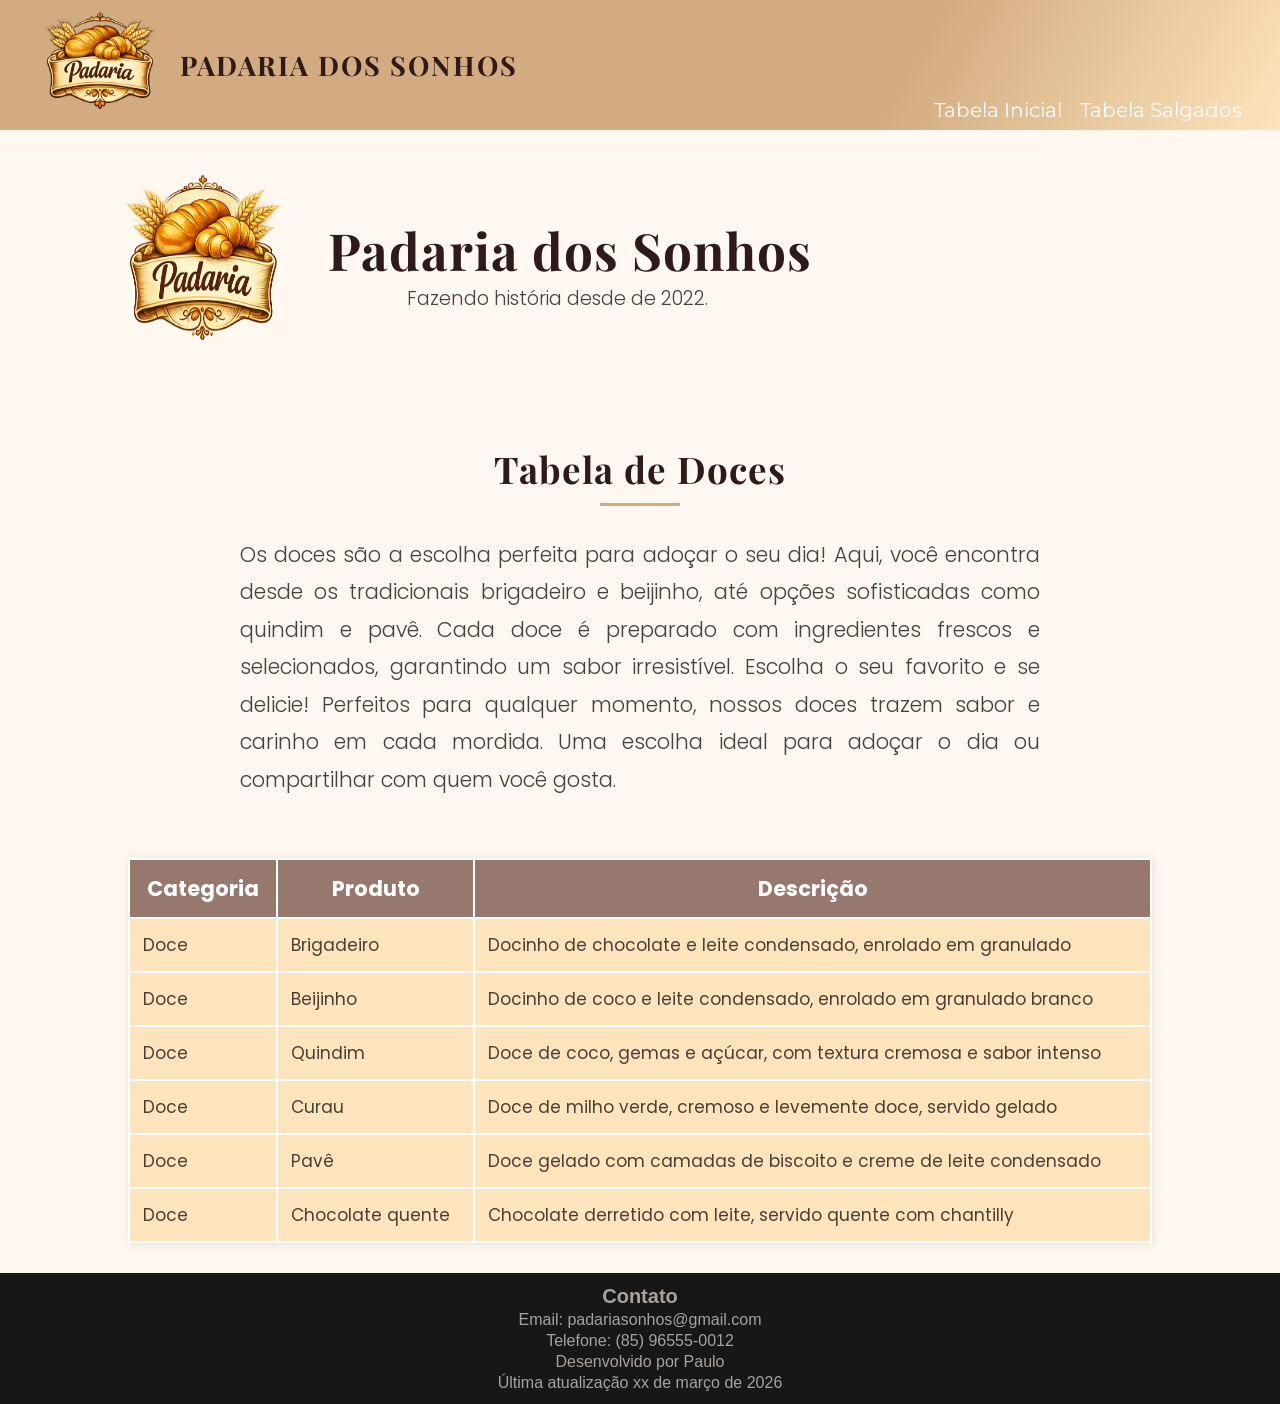
<file: exc01/sites/doces.html>
<!DOCTYPE html>
<html lang="pt-br">
<head>
    <meta charset="UTF-8">
    <meta name="viewport" content="width=device-width, initial-scale=1.0">
    <title>Tabela de Doces</title>
    <link rel="stylesheet" href="estilo/tabela_extra.css">
    <link rel="stylesheet" href="../estilo/mobile.css">
</head>
<body>
    <header id="cabecalho-principal">
        <div>
            <img src="../imagens/logo.menor.png" alt="Logo" id="logo-pequeno">
            <h1>Padaria dos Sonhos</h1> 
        </div>
        <nav class="menu-navegacao">
            <a href="../sites/cadarpio.html">Tabela Inicial</a>
            <a href="../sites/salgados.html">Tabela Salgados</a>
        </nav>
    </header>
    <header class="secao-destaque">
        <div>
            <img src="../imagens/logo-maior.jpg" alt="Logo maior" id="logo-grande">
        </div>
        <div>
            <h1>Padaria dos Sonhos</h1>
            <p>Fazendo história desde de 2022.</p>
        </div>
    </header>
    <main>
        <section class="secao-texto">
            <article>
                <h2>Tabela de Doces</h2>
                <p>
                    Os doces são a escolha perfeita para adoçar o seu dia! Aqui, você encontra desde os tradicionais brigadeiro e beijinho, até opções sofisticadas como quindim e pavê. Cada doce é preparado com ingredientes frescos e selecionados, garantindo um sabor irresistível. Escolha o seu favorito e se delicie! Perfeitos para qualquer momento, nossos doces trazem sabor e carinho em cada mordida. Uma escolha ideal para adoçar o dia ou compartilhar com quem você gosta.
                </p>
            </article>
        </section>
        <table>
            <thead class="cabecalho-tabela">
                <tr>
                    <th>Categoria</th>
                    <th>Produto</th>
                    <th>Descrição</th>
                </tr>
            </thead>
            <tbody>
                <tr>
                    <td>Doce</td>
                    <td>Brigadeiro</td>
                    <td>Docinho de chocolate e leite condensado, enrolado em granulado</td>
                </tr>
                <tr>
                    <td>Doce</td>
                    <td>Beijinho</td>
                    <td>Docinho de coco e leite condensado, enrolado em granulado branco</td>
                </tr>
                <tr>
                    <td>Doce</td>
                    <td>Quindim</td>
                    <td>Doce de coco, gemas e açúcar, com textura cremosa e sabor intenso</td>
                </tr>
                <tr>
                    <td>Doce</td>
                    <td>Curau</td>
                    <td>Doce de milho verde, cremoso e levemente doce, servido gelado</td>
                </tr>
                <tr>
                    <td>Doce</td>
                    <td>Pavê</td>
                    <td>Doce gelado com camadas de biscoito e creme de leite condensado</td>
                </tr>
                <tr>
                    <td>Doce</td>
                    <td>Chocolate quente</td>
                    <td>Chocolate derretido com leite, servido quente com chantilly</td>
                </tr>
            </tbody>
        </table>
    </main>
    <footer class="rodape">
        <ul class="lista-rodape">
            <li><h4>Contato</h4></li>
            <li class="item-contato">Email: padariasonhos@gmail.com</li>
            <li class="item-contato">Telefone: (85) 96555-0012</li>
            <li class="item-contato">Desenvolvido por Paulo</li>
            <li class="item-contato">Última atualização xx de março de 2026</li>
        </ul>
    </footer>
</body>
</html>
</file>
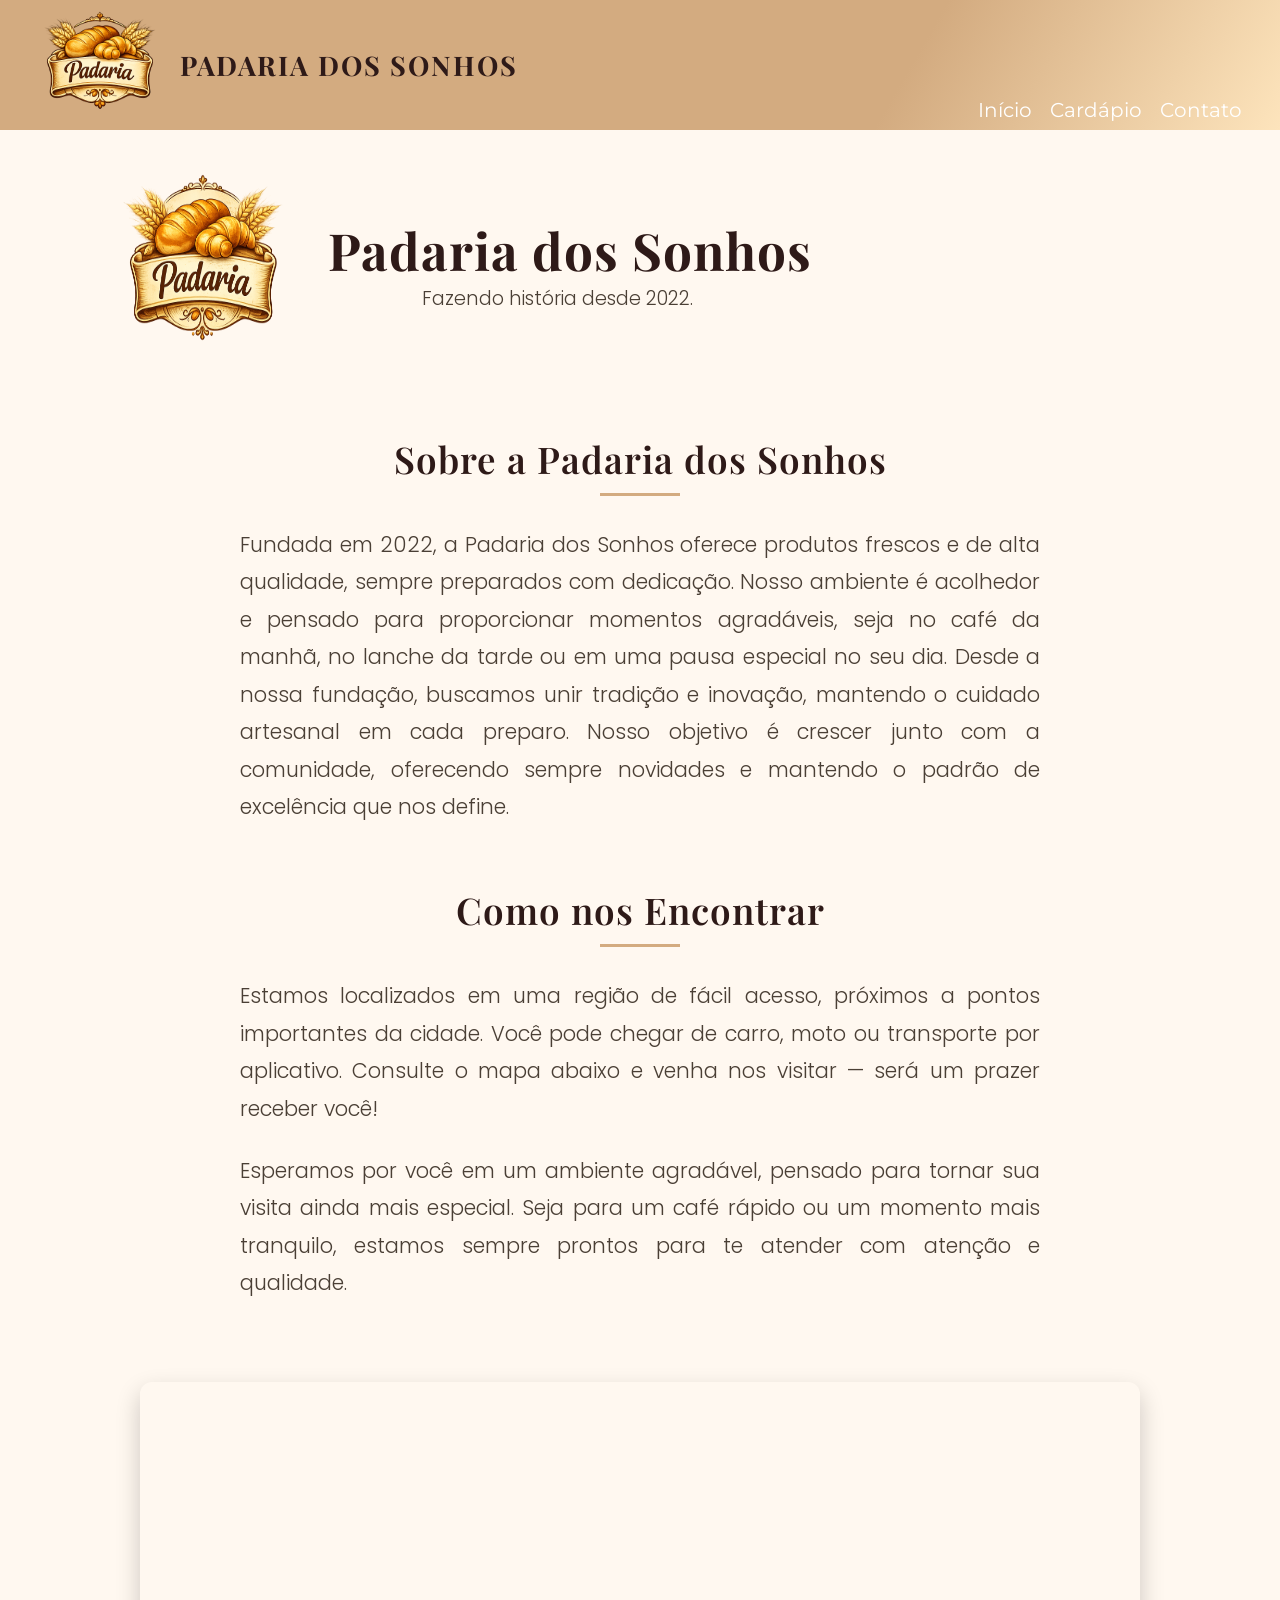
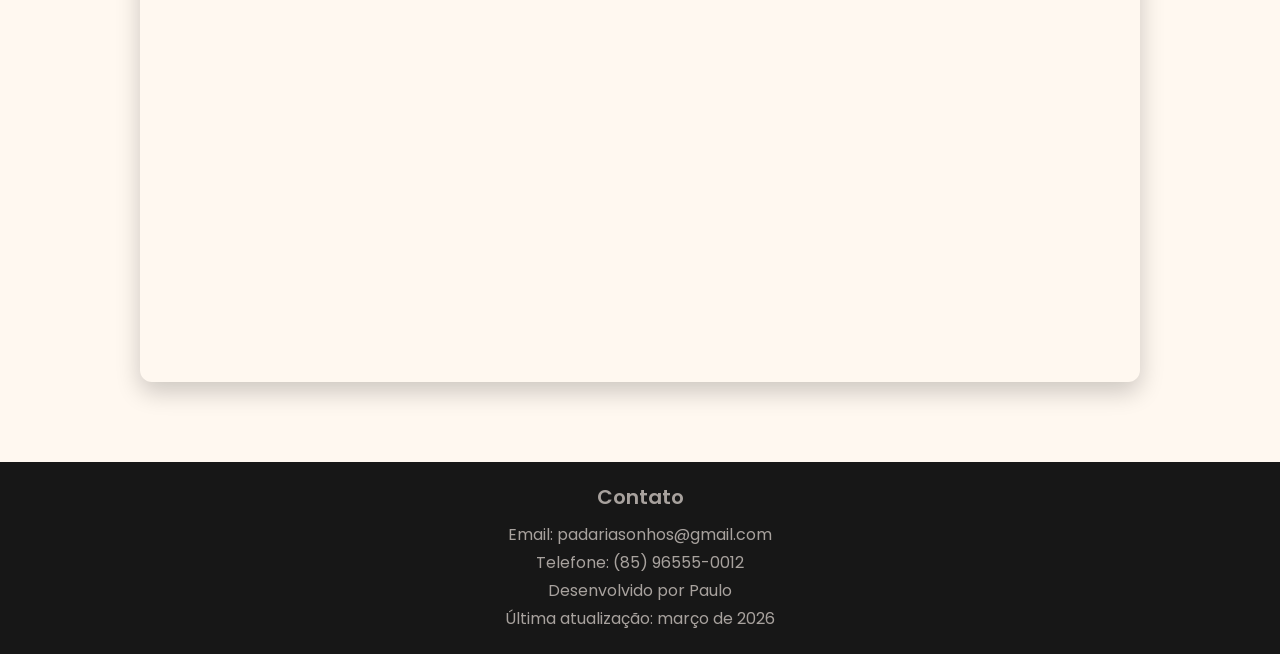
<file: exc01/sites/local.html>
<!DOCTYPE html>
<html lang="pt-br">
<head>
    <meta charset="UTF-8">
    <meta name="viewport" content="width=device-width, initial-scale=1.0">
    <title>Localização da Padaria dos Sonhos</title>
    <link rel="stylesheet" href="estilo/local.css">
    <link rel="stylesheet" href="../estilo/mobile.css">
</head>
<body>
    <header id="cabecalho-principal">
        <div>
            <img src="../imagens/logo.menor.png" alt="Logo" id="logo-pequeno">
            <h1>Padaria dos Sonhos</h1> 
        </div>
        <nav class="menu-navegacao">
            <a href="../index.html">Início</a>
            <a href="cadarpio.html">Cardápio</a>
            <a href="contato.html">Contato</a>
        </nav>
    </header>
    <header class="secao-destaque">
        <div>
            <img src="../imagens/logo-maior.jpg" alt="Logo maior" id="logo-grande">
        </div>
        <div>
            <h1>Padaria dos Sonhos</h1>
            <p>Fazendo história desde 2022.</p>
        </div>
    </header>
    <main>
        <section class="secao-biografia">
            <article>
                <h2>Sobre a Padaria dos Sonhos</h2>
                <p>
                    Fundada em 2022, a Padaria dos Sonhos oferece produtos frescos e de alta qualidade, sempre preparados com dedicação. Nosso ambiente é acolhedor e pensado para proporcionar momentos agradáveis, seja no café da manhã, no lanche da tarde ou em uma pausa especial no seu dia. Desde a nossa fundação, buscamos unir tradição e inovação, mantendo o cuidado artesanal em cada preparo. Nosso objetivo é crescer junto com a comunidade, oferecendo sempre novidades e mantendo o padrão de excelência que nos define.
                </p>
            </article>
        </section>
        <section class="secao-biografia">
            <article>
                <h2>Como nos Encontrar</h2>
                <p>
                    Estamos localizados em uma região de fácil acesso, próximos a pontos importantes da cidade. Você pode chegar de carro, moto ou transporte por aplicativo. Consulte o mapa abaixo e venha nos visitar — será um prazer receber você!
                </p>
                <p>
                    Esperamos por você em um ambiente agradável, pensado para tornar sua visita ainda mais especial. Seja para um café rápido ou um momento mais tranquilo, estamos sempre prontos para te atender com atenção e qualidade.
                </p>
            </article>
        </section>
        <iframe 
            src="https://www.google.com/maps/embed?pb=!1m18!1m12!1m3!1d3642.852224589392!2d-46.68711002466982!3d-23.56348957879844!2m3!1f0!2f0!3f0!3m2!1i1024!2i768!4f13.1!3m3!1m2!1s0x94ce5729b3415593%3A0x3e5db1d87ce69376!2sPadaria%20Real%20-%20Pinheiros%20SP!5e1!3m2!1spt-BR!2sbr!4v1774408873477!5m2!1spt-BR!2sbr" 
            allowfullscreen="" 
            loading="lazy">
        </iframe>
    </main>
    <footer class="rodape">
        <ul class="lista-rodape">
            <li><h4>Contato</h4></li>
            <li class="item-contato">Email: padariasonhos@gmail.com</li>
            <li class="item-contato">Telefone: (85) 96555-0012</li>
            <li class="item-contato">Desenvolvido por Paulo</li>
            <li class="item-contato">Última atualização: março de 2026</li>
        </ul>
    </footer>
</body>
</html>
</file>
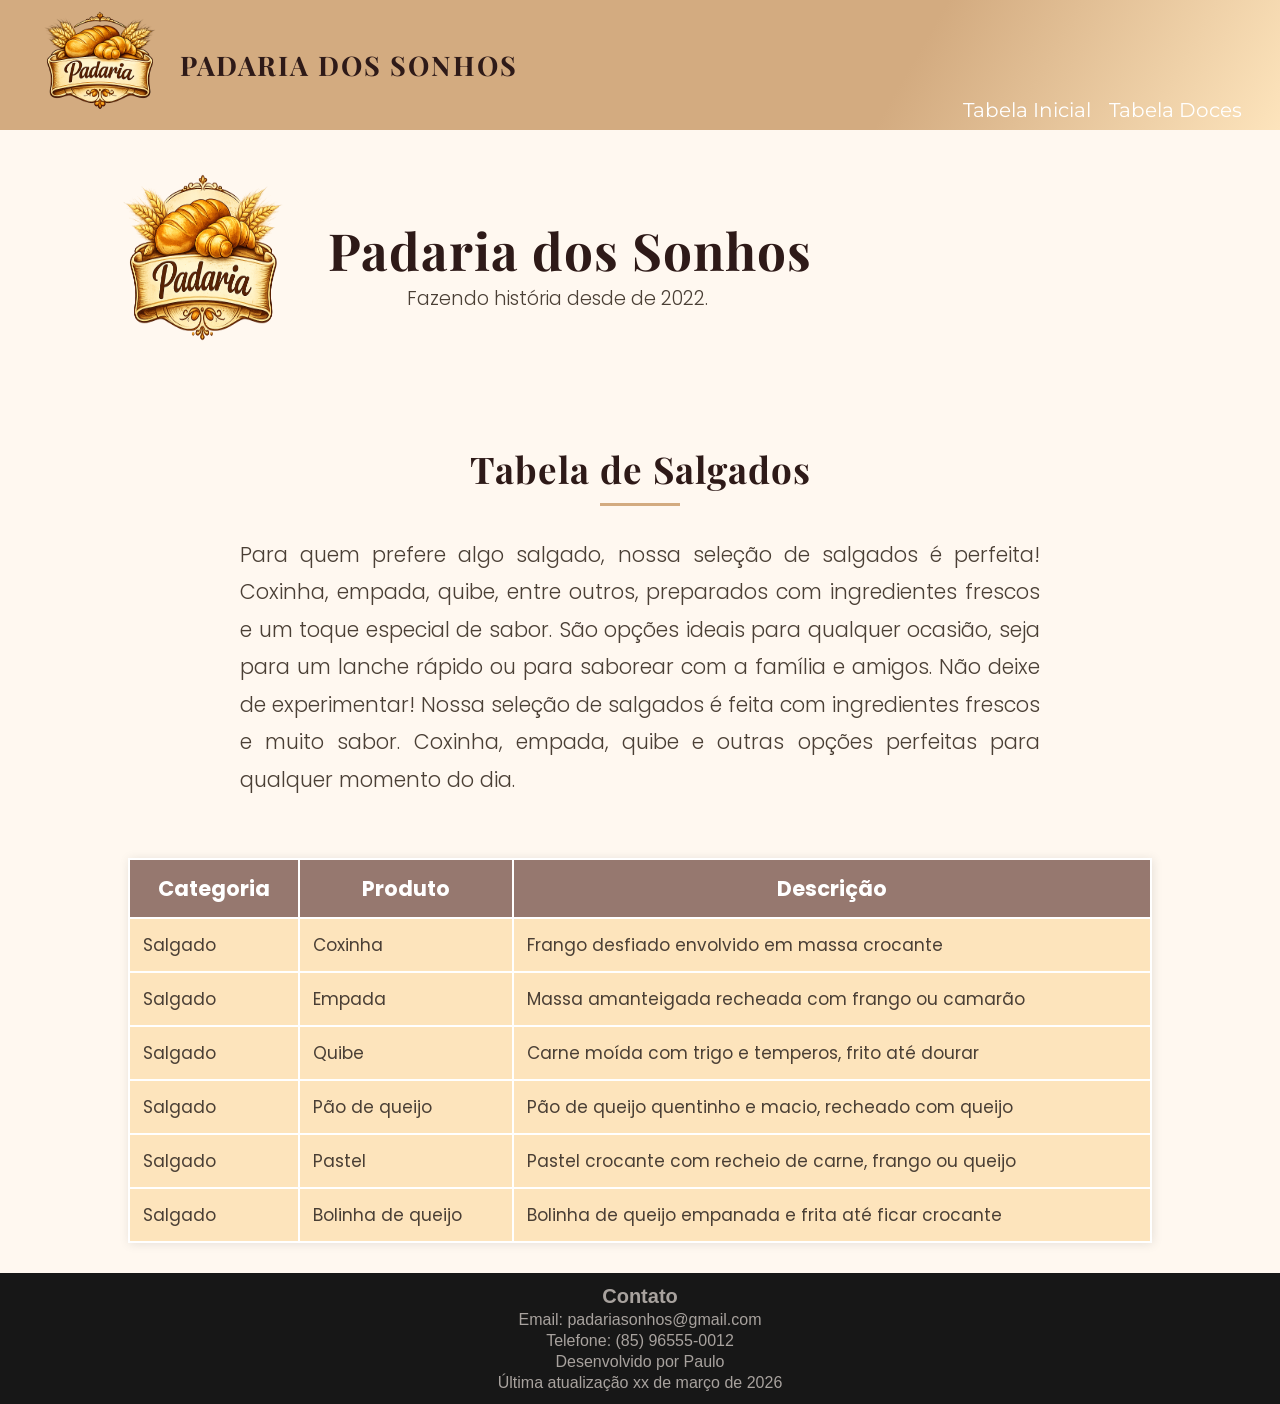
<file: exc01/sites/salgados.html>
<!DOCTYPE html>
<html lang="pt-br">
<head>
    <meta charset="UTF-8">
    <meta name="viewport" content="width=device-width, initial-scale=1.0">
    <title>Tabela de Salgados</title>
    <link rel="stylesheet" href="estilo/tabela_extra.css">
    <link rel="stylesheet" href="../estilo/mobile.css">
</head>
<body>
    <header id="cabecalho-principal">
        <div>
            <img src="../imagens/logo.menor.png" alt="Logo" id="logo-pequeno">
            <h1>Padaria dos Sonhos</h1> 
        </div>
        <nav class="menu-navegacao">
            <a href="../sites/cadarpio.html">Tabela Inicial</a>
            <a href="../sites/doces.html">Tabela Doces</a>
        </nav>
    </header>
    <header class="secao-destaque">
        <div>
            <img src="../imagens/logo-maior.jpg" alt="Logo maior" id="logo-grande">
        </div>
        <div>
            <h1>Padaria dos Sonhos</h1>
            <p>Fazendo história desde de 2022.</p>
        </div>
    </header>
    <main>
        <section class="secao-texto">
            <article>
                <h2>Tabela de Salgados</h2>
                <p>
                    Para quem prefere algo salgado, nossa seleção de salgados é perfeita! Coxinha, empada, quibe, entre outros, preparados com ingredientes frescos e um toque especial de sabor. São opções ideais para qualquer ocasião, seja para um lanche rápido ou para saborear com a família e amigos. Não deixe de experimentar! Nossa seleção de salgados é feita com ingredientes frescos e muito sabor. Coxinha, empada, quibe e outras opções perfeitas para qualquer momento do dia.
                </p> 
            </article>
        </section>
        <table>
            <thead class="cabecalho-tabela">
                <tr>
                    <th>Categoria</th>
                    <th>Produto</th>
                    <th>Descrição</th>
                </tr>
            </thead>
            <tbody>
                <tr>
                    <td>Salgado</td>
                    <td>Coxinha</td>
                    <td>Frango desfiado envolvido em massa crocante</td>
                </tr>
                <tr>
                    <td>Salgado</td>
                    <td>Empada</td>
                    <td>Massa amanteigada recheada com frango ou camarão</td>
                </tr>
                <tr>
                    <td>Salgado</td>
                    <td>Quibe</td>
                    <td>Carne moída com trigo e temperos, frito até dourar</td>
                </tr>
                <tr>
                    <td>Salgado</td>
                    <td>Pão de queijo</td>
                    <td>Pão de queijo quentinho e macio, recheado com queijo</td>
                </tr>
                <tr>
                    <td>Salgado</td>
                    <td>Pastel</td>
                    <td>Pastel crocante com recheio de carne, frango ou queijo</td>
                </tr>
                <tr>
                    <td>Salgado</td>
                    <td>Bolinha de queijo</td>
                    <td>Bolinha de queijo empanada e frita até ficar crocante</td>
                </tr>
            </tbody>
        </table>
    </main>
    <footer class="rodape">
        <ul class="lista-rodape">
            <li><h4>Contato</h4></li>
            <li class="item-contato">Email: padariasonhos@gmail.com</li>
            <li class="item-contato">Telefone: (85) 96555-0012</li>
            <li class="item-contato">Desenvolvido por Paulo</li>
            <li class="item-contato">Última atualização xx de março de 2026</li>
        </ul>
    </footer>
</body>
</html>
</file>
<file: exc01/estilo/style.css>
@charset "UTF-8";

@import url('https://fonts.googleapis.com/css2?family=Montserrat:wght@500;700&family=Poppins:wght@300;400;500&family=Playfair+Display:wght@400;600;700&display=swap');

/* RESET */
* {
    margin: 0;
    padding: 0;
    box-sizing: border-box;
    text-decoration: none;
}

:root {
    --cor0:  #fff;
    --cor01: #fde4bc;
    --cor02: #d3ab80;
    --cor03: #96786f;
    --cor04: #472825;
    --cor05: #2e1a18;

    --cor-neutra-0: #0e0c0c;
    --cor-neutra-10: #171717;
    --cor-neutra-30: #a8a29e;
}

body {
    font-family: 'Poppins', sans-serif;
    background-color: #fff8f0;
    color: #4a3f35;
}

h1, h2, h3 {
    font-family: 'Playfair Display', serif;
    color: var(--cor05);
    letter-spacing: 1px;
}

h1 { font-weight: 700; }
h2, h3 { font-weight: 600; }

/* CABEÇALHO */
#cabecalho-principal {
    height: 130px;
    background-image: linear-gradient(120deg, var(--cor02) 70%, var(--cor01));
    display: flex;
    justify-content: space-between;
    padding: 0 20px;
}

#cabecalho-principal div {
    display: flex;
    align-items: center;
}

#logo-pequeno {
    width: 160px;
    height: 190px;
    margin-top: 18px;
}

#cabecalho-principal div h1 {
    font-size: 27px;
    text-transform: uppercase;
    letter-spacing: 2px;
}

.menu-navegacao {
    display: flex;
    align-items: flex-end;
}

.menu-navegacao a {
    font-family: 'Montserrat', sans-serif;
    font-size: 20px;
    color: var(--cor0);
    margin: 0 18px 8px 0;
    transition: 0.6s ease;
}

.menu-navegacao a:hover {
    background-color: var(--cor02);
    font-weight: 500;
    border-radius: 5px;
    padding: 10px;
}

/* DESTAQUE */
.secao-destaque {
    display: flex;
    align-items: center;
    margin-left: 70px;
    padding: 25px 25px 10px 25px;
}

#logo-grande {
    margin-top: 12px;
    margin-left: 8px;
    width: 200px;
    height: 200px;
}

.secao-destaque div h1 {
    font-size: 3.2rem;
    padding-left: 25px;
}

.secao-destaque p {
    text-align: center;
    font-size: 19px;
    font-weight: 300;
}

/* MAIN */
main {
    margin: 20px auto;
    max-width: 1200px;
}

/* SOBRE + MISSÃO */
.secao-sobre, .secao-missao {
    max-width: 850px;
    margin: 60px auto;
    padding: 0 25px;
}

.secao-sobre h2, 
.secao-missao article h2 {
    font-size: 2.3rem;
    text-align: center;
    margin-bottom: 30px;
    position: relative;
}

.secao-sobre h2::after,
.secao-missao article h2::after {
    content: '';
    display: block;
    width: 80px;
    height: 3px;
    background: var(--cor02);
    margin: 10px auto 0;
}

.secao-sobre p, 
.secao-missao article p {
    font-size: 1.3rem;
    font-weight: 300;
    line-height: 1.8;
    text-align: justify;
    margin-bottom: 25px;
}

/* GALERIA */
.galeria-imagens {
    display: flex;
    flex-wrap: wrap;
    justify-content: center;
    gap: 25px;
    margin: 40px 0;
}

.item-galeria img {
    width: 250px;
    height: 250px;
    object-fit: cover;
    border-radius: 10px;
    box-shadow: 0 8px 20px rgba(0, 0, 0, 0.15);
    transition: 0.3s ease;
}

.item-galeria img:hover {
    transform: scale(1.08) translateY(-8px);
    box-shadow: 0 15px 35px rgba(0, 0, 0, 0.25);
}

/* BANNER */
#banner-padaria {
    width: 90%;
    max-width: 1000px;
    margin: 40px auto;
}

#banner-padaria img {
    width: 100%;
    height: 500px;
    object-fit: cover;
    border-radius: 15px;
    box-shadow: 0 10px 25px rgba(0,0,0,0.1);
}

/* RODAPÉ */
footer {
    width: 100%;
    color: var(--cor-neutra-30);
    margin-top: 30px;
}

#rodape-container {
    background-color: var(--cor-neutra-10);
    display: grid;
    grid-template-columns: repeat(3, 1fr);
    padding: 1.5rem 2rem;
    gap: 1.5rem;
}

#rodape-contatos h1 {
    color: var(--cor01);
    font-size: 1.8rem;
}

#rodape-detalhes h3 {
    color: var(--cor01);
    font-size: 1.3rem;
}

#rodape-detalhes p {
    display: flex;
    align-items: center;
    gap: 8px;
    margin-bottom: 0.4rem;
    font-size: 0.95rem;
}

#rodape-redes {
    display: flex;
    gap: 0.6rem;
    margin-top: 0.8rem;
}

#rodape-redes .link-social {
    display: flex;
    align-items: center;
    justify-content: center;
    height: 2.2rem;
    width: 2.2rem;
    border-radius: 50%;
    color: white;
    font-size: 1rem;
}

a {
    text-decoration: none;
}

#instagram { background: linear-gradient(#7f37c9, #ff2992, #ff9807); }
#facebook { background-color: #4267b3; }
#whatsapp { background-color: #25d366; }

/* INPUT */
#grupo-input {
    display: flex;
    background-color: var(--cor-neutra-0);
    border-radius: 4px;
    overflow: hidden;
    margin-top: 0.6rem;
}

#grupo-input input {
    all: unset;
    padding: 0.6rem;
    width: 100%;
    color: white;
    font-size: 0.85rem;
}

#grupo-input button {
    padding: 10px;
    border: none;
    transition: .3s;
}

#grupo-input button:hover {
    background-color: var(--cor03);
    color: #fff;
}

/* COPYRIGHT */
#rodape-copy {
    text-align: center;
    background-color: var(--cor-neutra-0);
    padding: 0.6rem;
    font-size: 0.75rem;
}
</file>
<file: exc01/estilo/mobile.css>
@charset "UTF-8";

@media (max-width: 767px) and (min-width: 480px) {

  #cabecalho-principal {
    display: grid;
    grid-template-columns: 1fr;
    height: auto;
    padding: 10px;
    justify-items: center;
    align-items: center;
  }

  #cabecalho-principal div h1 {
    text-align: center;
    padding-bottom: 20px;
  }

  #cabecalho-principal img {
    display: none;
  }

  .menu-navegacao {
    display: flex;
    flex-direction: column;
    justify-content: center;
    align-items: center;
    gap: 10px;
  }

  .menu-navegacao a {
    cursor: pointer;
    font-size: 18px;
    margin: 0;
    padding: 8px 12px;
    transition: 0.4s;
  }

  .menu-navegacao a:hover {
    background-color: var(--cor04);
    border-radius: 5px;
    padding: 8px 12px;
  }

  .secao-destaque {
    display: grid;
    grid-template-columns: 1fr;
    justify-content: center;
    align-items: center;
    text-align: center;
    margin-left: 0;
  }

  .secao-destaque div h1 {
    font-size: 2.7rem;
  }

  .secao-destaque div p {
    font-size: 1.2rem;
    text-align: center;
  }
  
  .galeria-imagens img {
    width: 200px;
    height: 200px;
  }

  .secao-sobre h2,
  .secao-missao h2,
  .secao-produtos h2,
  .secao-texto h2 {
    font-size: 2rem;
  }

  .secao-sobre p,
  .secao-missao p,
  .secao-produtos p,
  .secao-diferencial p,
  .secao-texto p {
    font-size: 1.2rem;
  }

  .card-cardapio-extra img {
    width: 210px;
    height: 210px;
  }

  tr,
  td {
    text-align: left;
  }

  iframe {
    width: 85%;
    height: 450px;
  }

  #rodape-container {
    display: grid;
    grid-template-columns: 1fr;
  }
}

@media (min-width: 768px) and (max-width: 1023px) {

  #cabecalho-principal {
    padding: 0;
  }

  #cabecalho-principal div h1 {
    font-size: 1.5rem;
    white-space: nowrap;
  }

  .menu-navegacao a {
    font-size: 1rem;
  }

  .menu-navegacao a:hover {
    background-color: var(--cor04);
    padding: 7px;
  }

  .secao-destaque {
    margin-left: 0;
  }

  .secao-destaque div h1 {
    font-size: 2.7rem;
  }

  .secao-destaque div p {
    font-size: 1.1rem;
  }

  .galeria-imagens img {
    width: 260px;
    height: 260px;
  }

  .secao-sobre h2,
  .secao-missao h2,
  .secao-produtos p,
  .secao-texto p {
    font-size: 2.3em;
  }

  .secao-sobre p,
  .secao-missao p,
  .secao-produtos p,
  .secao-texto p {
    font-size: 1.2rem;
  }

  #banner-padaria {
    width: 80%;
  }

  tr,
  td {
    text-align: left;
  }

  iframe {
    width: 90%;
    height: 500px;
  }

  #rodape-container {
    display: grid;
    grid-template-columns: 1fr;
  }
}
</file>
<file: exc03/estilo/style.css>
@charset "UTF-8";

:root {
    --cor-primaria: #FFC107;
    --cor-primaria-dark: #FFB300;
    --cor-fundo-claro: #f9f9f9;
    --cor-texto-escuro: #333;
    --cor-texto-suave: #666;
    --font-padrao: 'Poppins', sans-serif;
    --shadow: 0 4px 20px rgba(0, 0, 0, 0.08);
}

* {
    margin: 0;
    padding: 0;
    box-sizing: border-box;
    font-family: var(--font-padrao);
}

body {
    background-color: white;
    color: var(--cor-texto-escuro);
    line-height: 1.6;
}

/* HEADER ALTERADO: REMOVIDO STICKY */
.container_nav {
    background-color: #1a1a1a;
    display: flex;
    justify-content: space-between;
    align-items: center;
    padding: 0 20px;
    height: 70px;
    position: relative; /* Agora ele flui normalmente com a página */
    z-index: 1000;
}

.lado-esquerdo {
    display: flex;
    align-items: center;
    gap: 10px;
}

.logo {
    color: #fff;
    font-size: 1.8rem;
    font-weight: bold;
    margin: 0 25px 0 0;
}

.logo span {
    color: var(--cor-primaria);
}

.lista_nav {
    display: flex;
    list-style: none;
    gap: 20px;
    margin: 0;
    padding: 0;
}

.lista_nav a {
    color: #ccc;
    text-decoration: none;
    transition: 0.3s;
    font-size: 1.05rem;
}

.lista_nav a:hover,
.lista_nav a.active {
    color: #fff;
}

.lado-direito {
    display: flex;
    align-items: center;
    gap: 20px;
}

.telefone {
    color: #ccc;
    font-size: 1rem;
}

.btn-contato {
    background-color: var(--cor-primaria);
    border: none;
    padding: 10px 25px;
    border-radius: 50px;
    font-weight: bold;
    font-size: 0.9rem;
    cursor: pointer;
    transition: 0.3s;
}

.btn-contato:hover {
    background: #fff;
    transform: scale(1.05);
}

.capa {
    height: 600px;
    background: linear-gradient(rgba(0,0,0,0.6), rgba(0,0,0,0.6)), url('../imagens/capa.jpg.png') center/cover;
    display: flex;
    align-items: center;
    padding: 0 10%;
}

.capa_texto {
    max-width: 700px;
    color: #fff;
}

.badge_oferta {
    background: var(--cor-primaria);
    border: none;
    padding: 8px 10px;
    border-radius: 4px;
    font-weight: bold;
    font-size: 15px;
    margin-bottom: 20px;
    display: inline-block;
}

.capa_texto h2 {
    font-size: 3rem;
    line-height: 1.1;
    margin-bottom: 20px;
}

.capa_texto p {
    font-size: 1.05rem;
    margin-bottom: 35px;
    opacity: 0.9;
}

.btn_principal {
    padding: 14px 20px;
    background: transparent;
    border: 2px solid var(--cor-primaria);
    color: #fff;
    font-size: 16px;
    font-weight: bold;
    cursor: pointer;
    transition: 0.3s;
}

.btn_principal:hover {
    background: var(--cor-primaria);
    color: #000;
}

#container {
    max-width: 1200px;
    margin: 100px auto;
    padding: 0 20px;
}

section, article {
    margin-bottom: 120px;
}

#biografia {
    text-align: center;
    max-width: 900px;
    margin: 0 auto 100px;
}

#biografia h2 {
    font-size: 2.5rem;
    margin-bottom: 25px;
}

#biografia p {
    font-size: 19px;
    color: var(--cor-texto-suave);
    line-height: 1.8;
}

#biografia strong {
    color: #d69e2e;
}

.formulario {
    background: var(--cor-fundo-claro);
    padding: 50px;
    border-radius: 15px;
    box-shadow: var(--shadow);
}

.formulario h2 {
    margin-bottom: 35px;
    text-align: center;
    font-size: 26px;
}

.campos-form {
    display: grid;
    grid-template-columns: repeat(auto-fit, minmax(200px, 1fr));
    gap: 20px;
}

.campos-form input, .campos-form select {
    padding: 15px;
    font-size: 1rem;
    border: 1px solid #ddd;
    border-radius: 8px;
    outline: none;
}

.campos-form button {
    background: var(--cor-primaria);
    border: none;
    font-size: 17px;
    font-weight: bold;
    border-radius: 8px;
    cursor: pointer;
    transition: 0.3s;
}

.titulo-secao {
    text-align: center;
    margin-bottom: 60px;
    font-size: 2.125rem;
}

.grid-cards {
    display: grid;
    grid-template-columns: repeat(auto-fit, minmax(300px, 1fr));
    gap: 30px;
}

.card {
    background: #fff;
    border-radius: 12px;
    overflow: hidden;
    box-shadow: var(--shadow);
    transition: 0.3s;
}

.card:hover {
    transform: translateY(-10px);
}

.card img {
    width: 100%;
    height: 220px;
    object-fit: cover;
}

.card-info {
    padding: 25px;
}

.card-info h3 {
    font-size: 1.3125rem;
    margin-bottom: 12px;
}

.preco {
    font-weight: bold;
    color: var(--cor-primaria-dark);
    font-size: 1.5rem;
    margin-bottom: 20px;
}

.card-info button {
    width: 100%;
    padding: 12px;
    background: #f0f0f0;
    border: none;
    border-radius: 6px;
    cursor: pointer;
    font-weight: bold;
    font-size: 15px;
}

.cadastro-container {
    display: flex;
    background: #222;
    color: #fff;
    border-radius: 20px;
    overflow: hidden;
    padding: 60px;
    gap: 50px;
    align-items: center;
}

.cadastro-chamada {
    flex: 1;
}

.cadastro-chamada h2 {
    font-size: 1.875rem;
}

.cadastro-chamada p {
    font-size: 17px;
    margin-top: 10px;
}

.cadastro-chamada span {
    color: var(--cor-primaria);
}

.form-cadastro {
    flex: 1.5;
    display: grid;
    grid-template-columns: 1fr 1fr;
    gap: 15px;
}

.form-cadastro input {
    padding: 15px;
    border-radius: 5px;
    border: none;
    font-size: 1rem;
}

.btn-cadastro {
    grid-column: span 2;
    padding: 18px;
    background: var(--cor-primaria);
    border: none;
    font-weight: bold;
    font-size: 17px;
    cursor: pointer;
}

.endereco {
    text-align: center;
}

.endereco h2 {
    font-size: 1.875rem;
}

.endereco p {
    margin: 15px 0 30px;
    color: var(--cor-texto-suave);
    font-size: 17px;
}

iframe {
    width: 100%;
    height: 450px;
    border-radius: 20px;
    border: none;
    box-shadow: var(--shadow);
}

footer {
    background: #111;
    color: #fff;
    padding: 80px 0 0;
}

.container_footer {
    max-width: 1200px;
    margin: 0 auto;
    display: grid;
    grid-template-columns: repeat(auto-fit, minmax(250px, 1fr));
    gap: 40px;
    padding: 0 20px 60px;
}

.footer-box h3 {
    margin-bottom: 25px;
    color: var(--cor-primaria);
    font-size: 1.25rem;
}

.footer-box ul {
    list-style: none;
}

.footer-box li {
    margin-bottom: 12px;
    color: #999;
    font-size: 1rem;
}

.footer-box a {
    color: #999;
    text-decoration: none;
}

#redes_sociais {
    display: flex;
    gap: 15px;
    margin-top: 25px;
}

.link_rodape {
    width: 45px;
    height: 45px;
    border-radius: 50%;
    display: flex;
    align-items: center;
    justify-content: center;
    color: #fff;
    transition: 0.3s;
    font-size: 1.125rem
}

#instagram {
    background: linear-gradient(45deg, #f09433, #e6683c, #dc2743, #cc2366, #bc1888);
}

#facebook {
    background: #3b5998;
}

#whatsapp {
    background: #25d366;
}

#grupo_input {
    display: flex;
    margin-top: 20px;
}

#grupo_input input {
    padding: 12px;
    border-radius: 5px 0 0 5px;
    border: none;
    flex: 1;
    font-size: 0.9375rem;
}

#grupo_input button {
    background: var(--cor-primaria);
    border: none;
    padding: 12px 25px;
    border-radius: 0 5px 5px 0;
    cursor: pointer;
    font-weight: bold;
}

#direitos_autorais {
    background: #000;
    text-align: center;
    padding: 10px;
    font-size: 1rem;
    color: #777;
}
</file>
<file: exc03/estilo/media-quyre.css>
@media (max-width: 1200px) {

    #container {
        padding: 0 30px;
    }

    .capa_texto h2 {
        font-size: 2.8rem;
    }
}

@media (max-width: 992px) {

    .cadastro-container {
        flex-direction: column;
        text-align: center;
        padding: 40px;
    }

    .form-cadastro {
        grid-template-columns: 1fr;
        width: 100%;
    }

    .btn-cadastro {
        grid-column: span 1;
    }

    .capa {
        height: 500px;
        padding: 0 5%;
    }

    .capa_texto h2 {
        font-size: 2.4rem;
    }

    .container_nav {
        flex-wrap: wrap;
        height: auto;
        gap: 10px;
        padding: 15px;
    }
}

@media (max-width: 768px) {

    .container_nav {
        flex-direction: column;
        align-items: center;
    }

    .lado-esquerdo,
    .lado-direito {
        flex-direction: column;
        gap: 10px;
        text-align: center;
    }

    .lista_nav {
        flex-direction: column;
        gap: 10px;
    }

    .capa {
        height: 420px;
        text-align: center;
        justify-content: center;
        padding: 0 20px;
    }

    .capa_texto h2 {
        font-size: 1.8rem;
    }

    .grid-cards {
        grid-template-columns: 1fr;
    }
}

@media (max-width: 480px) {

    .capa_texto h2 {
        font-size: 1rem;
    }

    .cadastro-container {
        padding: 25px;
    }

    iframe {
        height: 300px;
    }
}
</file>
<file: exc05/estilo/style.css>
@charset "UTF-8";

*{
    margin: 0;
    padding: 0;
    box-sizing: border-box;
}

:root{
    --fundo: #fdfbf7;
    --fundo-card: #f5f2ee;
    --marrom: #4e342e;
    --texto: #333333; 
    --preto: #1f1f1f;
    --branco: #ffffff;

    --fonte-titulo: 'Playfair Display', serif;
    --fonte-texto: 'Poppins', sans-serif;
}

body {
    background-color: var(--fundo);
}

header{
    background-color: var(--preto);
    padding: 22px;
    display: flex;
    justify-content: space-between;
    align-items: flex-end;
}

header h1{
    color: var(--branco);
    font-family: var(--fonte-titulo);
    font-size: 2.8rem;
    font-weight: 100;
    padding-left: 15px;
}

nav ul {
    display: flex;
    gap: 20px;
    padding-right: 15px;
}

.links{
    color: var(--branco);
    font-size: 1.3rem;
    text-decoration: none;
    font-family: var(--fonte-texto);
}

ul{
    list-style: none;
}

#hero {
    display: grid;
    grid-template-columns: 1.1fr 0.9fr;
    background-color: var(--fundo);
    padding: 60px 80px;
    gap: 40px;
    align-items: center;
}

#hero .text {
    display: flex;
    flex-direction: column;
    justify-content: center; 
    align-items: flex-start; 
    padding: 0px;
}

#hero h2{
    font-family: var(--fonte-titulo);
    font-size: 4.2rem; 
    font-weight: 500;
    text-align: left;
    line-height: 1.2;
    margin-bottom: 20px;
}

#hero p{
    color: var(--texto);
    font-family: var(--fonte-texto);
    font-size: 1.6rem; 
    line-height: 1.6;
    margin-bottom: 25px;
}

#hero button{
    background-color: var(--marrom);
    color: var(--branco);
    font-family: var(--fonte-texto);
    font-size: 1.2rem;
    padding: 16px 32px;
    border: none;
    border-radius: 6px;
    cursor: pointer;
}

#hero .imagem img {
    width: 100%;
    height: auto;
    display: block;
    border-radius: 12px;
}

.opcoes h2 {
    font-family: var(--fonte-titulo);
    font-size: 4.2rem; 
    font-weight: 500;
    text-align: center;
    margin-top: 30px;
}

.opcoes .subtitulo {
    color: var(--texto);
    font-family: var(--fonte-texto);
    font-size: 1.6rem; 
    text-align: center;
    margin-top: 10px;
    margin-bottom: 40px;
}

.imagens {
    display: grid;
    grid-template-columns: repeat(5, 1fr);
    gap: 20px;
}

.card-produto {
    background-color: var(--fundo-card);
    padding: 16px;
    border-radius: 12px;
    display: flex;
    flex-direction: column;
}

.card-produto h3 {
    font-family: var(--fonte-texto);
    font-size: 1.3rem; 
    font-weight: 500;
    margin-top: 15px;
}

.card-produto .preco {
    font-family: var(--fonte-texto);
    font-size: 1.2rem; 
    color: var(--texto);
    text-align: left;
    margin-top: 5px;
}

.btn-comprar {
    background-color: var(--marrom); 
    color: var(--branco);
    font-family: var(--fonte-texto);
    font-size: 1rem;
    padding: 10px;
    margin-top: 15px;
    border: none;
    border-radius: 6px;
    cursor: pointer;
    width: 100%;
}

.foto-cafe {
    width: 100%;            
    aspect-ratio: 1 / 1;
    object-fit: cover;
    border-radius: 8px;
}

#sobre {
    display: grid;
    grid-template-columns: 1fr 1fr;
    background-color: var(--fundo);
    padding: 80px;
    gap: 60px;
    align-items: center;
}

.imagem-sobre img {
    width: 100%;
    height: auto;
    object-fit: cover;
    border-radius: 12px;
}

#sobre article {
    display: flex;
    flex-direction: column;
    justify-content: center;
    padding: 0px;
}

#sobre h2{
    font-family: var(--fonte-titulo);
    font-size: 4.2rem; 
    font-weight: 500;
    text-align: left;
    margin-bottom: 25px;
}

#sobre p{
    font-family: var(--fonte-texto);
    font-size: 1.6rem;
    line-height: 1.7;
    margin-bottom: 15px;
    color: var(--texto);
}

footer #container-rodape{
    background-color: var(--preto);
    min-height: 200px;
    display: grid;
    grid-template-columns: 1fr 1fr 1fr;
}

.caixa{
    padding-top: 20px;
    padding-left: 10px;
    color: #fff;
}

.caixa h3{
    font-family: var(--fonte-titulo);
    font-size: 2rem; 
    font-weight: 600;
    padding-bottom: 7px;
}

.caixa ul li{
    color: #dcdcdc; 
    font-family: var(--fonte-texto);
    font-size: 1.3rem; 
    margin-bottom: 6px;
}

input{
    font-family: var(--fonte-texto);
    font-size: 1.1rem;
    margin-top: 10px;
    padding: 10px;
    border-radius: 5px;
    border: none;
    width: 80%;
}

footer button{
    background-color: var(--marrom);
    color: var(--branco);
    font-family: var(--fonte-texto);
    font-size: 1.1rem;
    margin-top: 10px;
    padding: 10px 15px;
    border: none;
    border-radius: 5px;
    cursor: pointer;
}
</file>
<file: exc05/estilo/query.css>
@charset "UTF-8";

@media (max-width: 767px) {
    header {
        display: flex;
        flex-direction: column;
        align-items: center;
        gap: 15px;
        text-align: center;
    }
    
    header h1{
        padding-bottom: 5px;
    }

    #hero{
        display: flex;
        flex-direction: column;
    }

    #hero h2, .opcoes h2, #sobre h2{
        text-align: center;
        font-size: 2.7rem;
    }

    #hero p, .opcoes p, #sobre p{
        font-size: 1.4rem;
    }

    #hero button{
        font-size: 1.1rem;
        padding: 12px 12px;
    }

    .imagens {
        display: grid; 
        grid-template-columns: 1fr;
        justify-items: center; 
        gap: 20px;
    }

    .card-produto {
        padding: 16px;
        border-radius: 12px;
        width: 100%;
        max-width: 350px; /* Garante que o card não fique gigante ao ocupar 1 coluna no tablet */
    }

    .foto-cafe {
        width: 100%;
        height: auto;
        object-fit: cover;
    }

    .card-produto h3 {
        font-size: 1.4rem; 
        margin-top: 15px;
    }

    .card-produto .preco {
        font-size: 1.2rem; 
        margin-top: 5px;
    }

    .btn-comprar {
        font-size: 1.1rem;
        padding: 12px;
    }

    #sobre{
        display: flex;
        flex-direction: column-reverse;
    }

    footer #container-rodape {
        display: grid;
        grid-template-columns: 1fr;
        gap: 30px;
        text-align: center;
    }
    
    .caixa h3{
        font-size: 2rem;
        padding-bottom: 10px;
    }
    
    .caixa ul li{
        font-size: 1.3rem;
    }
}

@media (min-width: 768px) and (max-width: 1023px) {
     #hero{
        display: flex;
        flex-direction: column;
    }

    #hero h2, .opcoes h2, #sobre h2{
        text-align: center;
        font-size: 3.8rem;
    }

    #hero p, .opcoes p, #sobre p{
        font-size: 1.5rem;
    }

    #hero button{
        font-size: 1.3rem;
        padding: 16px 16px;
    }

    .imagens {
        display: grid; 
        grid-template-columns: 1fr;
        justify-items: center; 
        gap: 20px;
    }

    .card-produto {
        padding: 16px;
        border-radius: 12px;
        width: 100%;
        max-width: 350px; /* Garante que o card não fique gigante ao ocupar 1 coluna no tablet */
    }

    .foto-cafe {
        width: 100%;
        height: auto;
        object-fit: cover;
    }

    .card-produto h3 {
        font-size: 1.4rem; 
        margin-top: 15px;
    }

    .card-produto .preco {
        font-size: 1.2rem; 
        margin-top: 5px;
    }

    .btn-comprar {
        font-size: 1.1rem;
        padding: 12px;
    }

    #sobre{
        display: flex;
        flex-direction: column-reverse;
    }

    footer #container-rodape {
        display: grid;
        grid-template-columns: 1fr;
        gap: 30px;
        text-align: center;
    }
    
    .caixa h3{
        font-size: 2rem;
        padding-bottom: 10px;
    }
    
    .caixa ul li{
        font-size: 1.3rem;
    }
}

@media (min-width: 1024px) {
    
}
</file>
<file: exc02/estilo/style.css>
@charset "UTF-8";

@import url('https://fonts.googleapis.com/css2?family=Poppins:wght@300;400;500;600;700&display=swap');

* {
    margin: 0;
    padding: 0;
    box-sizing: border-box;
}

:root {
    --cor01: #ffffff; /* Texto principal */
    --cor02: #ebc894; /* Detalhes suaves */
    --cor03: #e0b342; /* Sombras e botões */
    --cor04: #1e3a5f; /* Azul mais claro */
    --cor05: #0f1e34; /* Fundo */
}

body {
    background-image: linear-gradient(160deg, var(--cor04), var(--cor05));
    color: white;
    min-height: 100vh;
    font-family: 'Poppins', sans-serif;
}

.cabecalho, #container {
    max-width: 1200px;
    margin: 0 auto;
    width: 100%;
    padding: 0 20px;
}

.cabecalho {
    font-weight: 600;
    height: 80px;
    margin-bottom: 50px;
    display: flex;
    justify-content: space-between;
    align-items: center;
}

.cabecalho h1 {
    font-size: 27px;
    font-weight: 700;
    margin-top: 15px;
}

#navegacao a {
    padding-left: 15px;
    color: var(--cor01);
    font-size: 19px;
    font-weight: 500;
    text-decoration: none;
    transition: all 0.4s ease;
}

#navegacao a:hover {
    color: var(--cor02);
    transform: scale(1.1);
}

#container {
    padding-top: 30px;
    display: flex;
    justify-content: center;
    align-items: center;
}

#biografia {
    flex: 1;
    margin-right: 50px;
}

#biografia h1 {
    font-size: 50px;
    font-weight: 700;
    text-shadow: 0 0 3px var(--cor02);
}

#biografia h3 {
    font-size: 25px;
    font-weight: 600;
}

#biografia p {
    font-size: 17px;
    font-weight: 300;
    margin: 15px 0 25px 0;
}

#contatos ul {
    display: flex;
    gap: 35px;
    list-style: none;
    margin: 20px 0 35px 0;
}

.link_rodape {
    display: flex; 
    align-items: center; 
    justify-content: center; 
    width: 40px;
    height: 40px;
    border-radius: 50%;
    color: white;
    text-decoration: none;
    transition: 0.3s;
}

.link_rodape:hover {
    transform: scale(1.1);
}

#instagram { background: linear-gradient(#7f37c9, #ff2992, #ff9807); }
#facebook { background-color: #4267b3; }
#whatsapp { background-color: #25d366; }
#linkedin { background-color: #0a66c2; }
#github { background-color: #333; }

button {
    background-color: var(--cor03);
    color: var(--cor05);
    font-size: 18px;
    font-weight: 600;
    padding: 10px 20px;
    border-radius: 5px;
    border: none;
    box-shadow: 0 0 8px var(--cor03);
    transition: 0.3s;
    cursor: pointer;
}

button:hover {
    background-color: #e7c502;
    transform: scale(1.05);
}

aside img {
    height: 350px;
    width: 350px;
    border-radius: 50%;
    object-fit: cover;
    transition: 0.4s ease-in-out;
}

aside img:hover {
    box-shadow: 2px 2px 20px var(--cor03);
}
</file>
<file: exc02/estilo/media-query.css>
@charset "UTF-8";

/* TABLET E CELULAR (Ajuste para telas menores que 991px) */
@media screen and (max-width: 991px) {
    .cabecalho{
        flex-direction:column;
        height: auto;
        margin-bottom: 30px;
        padding: 20px 0;
    } 

    .cabecalho h1{
        margin: 0 0 10px 0;
        padding: 0;
        align-self: center;
        text-align: center;
    }

    #navegacao{
        display: flex;
        gap: 15px;
        margin-right: 0;
    }

    #navegacao a {
        padding-left: 0;
        font-size: 16px;
    }

    #container{
        flex-direction: column-reverse;
        padding: 20px;
    }

    #biografia{
        flex-basis: auto;
        margin-right: 0;
        text-align: center;
    }

    #biografia h1{
        font-size: 35px;
    }

    #contatos ul {
        margin: 20px 0; 
        justify-content: center; 
        padding: 0;
    }

    aside img{
        height: 250px;
        width: 250px;
        margin-left: 0;
        margin-bottom: 30px;
    }
}
</file>
<file: exc04/estilo/style.css>
@charset "UTF-8";

@import url('https://fonts.googleapis.com/css2?family=Poppins:wght@300;400;500;600&display=swap');

/* RESET */
*{
    margin: 0;
    padding: 0;
    box-sizing: border-box;
}

/* VARIÁVEIS */
:root {
    --cor01: #6c63ff; 
    --cor02: #5A54D1; 
    --cor03: #A8A3D6; 
    --cor04: #333333;

    --fonte-normal: Arial;
    --fonte-destauque: 'Poppins', sans-serif;
}

/* BODY */
body {
    background-image: linear-gradient(to top, var(--cor02), var(--cor01));
    min-height: 100vh;
    color: var(--cor04);
    font-family: var(--fonte-destauque);
}

/* BOTÃO */
button{
    background-color: var(--cor01);
    color: #fff;
    font-size: 1rem;
    font-weight: 500;
    border: none;
    border-radius: 6px;
    padding: 6px 14px;
    cursor: pointer;
    transition: 0.3s;
}

button:hover{
    background-color: var(--cor02);
    box-shadow: 0 0 10px var(--cor01);
}

/* CONTAINER PRINCIPAL (AUMENTADO) */
main{
    background-color: #fff;
    width: 90%;              
    max-width: 1150px;      
    min-height: 85vh;       
    display: flex;
    margin: 30px auto;
    border-radius: 10px;
    overflow: hidden;
    box-shadow: 0 10px 30px rgba(0,0,0,0.15);
}

/* IMAGEM */
.imagem-formulario {
    width: 45%;
    background: url(../imagem/fundo1.jpg) no-repeat center;
    background-size: cover;
}

/* FORM */
#formulario {
    width: 55%;
}

/* TOPO */
#topo-form {
    display: flex;
    justify-content: space-between;
    align-items: center;
    padding: 25px 35px;
}

#topo-form h2 {
    position: relative;
    font-size: 2.4rem; /* aumentou um pouco */
    font-weight: 600;
}

#topo-form h2::after {
    content: "";
    position: absolute;
    left: 0;
    bottom: -6px;
    width: 45%; 
    height: 4px;
    border-radius: 2px;
    background-color: var(--cor01); 
}

/* CORPO */
#corpo-form{
    display: grid;
    grid-template-columns: 1fr 1fr;
    gap: 35px; /* mais espaçado */
    margin: 25px 35px;
}

#corpo-form div {
    display: flex;
    flex-direction: column;
}

/* LABEL */
label{
    margin-bottom: 5px;
}

/* INPUT */
input{
    padding: 12px;
    border: none;
    border-radius: 6px;
    box-shadow: 0 0 6px #c5c5c5;
    outline: none;
}

/* ESPAÇO */
.fundo{
    margin-top: 20px;
}

/* GÊNERO */
.genero {
    margin: 10px 35px;
}

.genero p {
    margin-bottom: 10px;
}

.genero label {
    margin-right: 25px;
    color: #666;
    cursor: pointer;
}

.genero input[type="radio"] {
    margin-right: 6px;
    transform: scale(1); /* levemente maior */
    accent-color: var(--cor01);
}

input, label{
        font-size: 1.2rem;
}

/* BOTÃO FINAL */
.botao-final{
    color: #fff;
    padding: 12px;
    width: 88%;
    margin: 20px auto 30px auto;
    display: block;
    border-radius: 6px;
    font-size: 1rem;
}

/* REDES */
#redes_sociais {
    display: flex;
    justify-content: center;
    gap: 20px;
    padding-top: 10px;
}

#redes_sociais img{
    width: 48px;
    border-radius: 50%;
    transition: 0.3s;
}

#redes_sociais img:hover{
    transform: translateY(-4px);
}
</file>
<file: exc04/estilo/media-query.css>
@charset "UTF-8";

@media screen and (min-width: 768px) and (max-width:1100px) {

    main{
        min-height: 75vh;    
    }
    .imagem-formulario{
        width: 0%;
    }

    #formulario{
        width: 100%;
        margin: auto;
    }

    
}

@media screen and (min-width: 300px) and (max-width:768px) {

    main{
        min-height: 75vh;  
    }

    .imagem-formulario{
        display: none;
    }

    #formulario{
        width: 100%;
        margin: auto;
    }

    #corpo-form{
        grid-template-columns: 1fr;
        gap: 15px; 
        margin: 15px; 
    }

    #direita, #esquerda{
        margin: 0;
        padding: 0;
    }

    .fundo{
        margin-top: 10px; 
    }

    .esconde, #email, #senha, #telefone, #senha2{
        display: none;
    }

    .genero label{
        display: block;       
        margin-bottom: 8px;
    }

    .genero{
        margin: 15px 20px;
    }

    input, label{
        font-size: 1.15rem;
    }

}
</file>
<file: exc01/sites/estilo/tabela.css>
@charset "UTF-8";

@import url('https://fonts.googleapis.com/css2?family=Montserrat:wght@500;700&family=Poppins:wght@300;400;500&family=Playfair+Display:wght@400;600;700&display=swap');

/* RESET */
* {
    margin: 0;
    padding: 0;
    box-sizing: border-box;
    text-decoration: none;
}

:root {
    --cor0:  #fff;
    --cor01: #fde4bc;
    --cor02: #d3ab80;
    --cor03: #96786f;
    --cor04: #472825;
    --cor05: #2e1a18;

    --cor-neutra-0: #0e0c0c;
    --cor-neutra-10: #171717;
    --cor-neutra-30: #a8a29e;
}

/* BASE */
body {
    font-family: 'Poppins', sans-serif;
    font-weight: 400;
    background-color: #fff8f0;
    color: #4a3f35;
}

/* TÍTULOS */
h1, h2, h3 {
    font-family: 'Playfair Display', serif;
    color: var(--cor05);
    letter-spacing: 1px;
}

h1 { font-weight: 700; }
h2, h3 { font-weight: 600; }

/* CABEÇALHO */
#cabecalho-principal {
    height: 130px;
    background-image: linear-gradient(120deg, var(--cor02) 70%, var(--cor01));
    display: flex;
    justify-content: space-between;
    padding: 0 20px;
}

#cabecalho-principal div {
    display: flex;
    align-items: center;
}

#logo-pequeno {
    width: 160px;
    height: 190px;
    margin-top: 18px;
}

#cabecalho-principal div h1 {
    font-size: 27px;
    text-transform: uppercase;
    letter-spacing: 2px;
}

.menu-navegacao {
    display: flex;
    align-items: flex-end;
}

.menu-navegacao a {
    font-family: 'Montserrat', sans-serif;
    font-size: 20px;
    color: var(--cor0);
    margin: 0 18px 8px 0;
    transition: 0.6s ease;
}

.menu-navegacao a:hover {
    background-color: var(--cor02);
    font-weight: 500;
    border-radius: 5px;
    padding: 10px;
}

/* DESTAQUE */
.secao-destaque {
    display: flex;
    align-items: center;
    margin-left: 70px;
    padding: 25px 25px 0 25px;
}

#logo-grande {
    margin-top: 12px;
    margin-left: 8px;
    width: 200px;
    height: 200px;
}

.secao-destaque div h1 {
    font-size: 3.2rem;
    padding-left: 25px;
}

.secao-destaque p {
    text-align: center;
    font-size: 19px;
    font-weight: 300;
}

/* PRODUTOS */
.secao-produtos {
    max-width: 850px;
    margin: 60px auto;
    padding: 0 25px;
}

.secao-produtos article h2 {
    font-size: 2.3rem;
    font-weight: 700;
    text-align: center;
    margin-bottom: 30px;
    position: relative;
    color: var(--cor05);
}

.secao-produtos article h2::after {
    content: '';
    display: block;
    width: 80px;
    height: 3px;
    background: var(--cor02);
    margin: 10px auto 0;
}

.secao-produtos article p {
    font-size: 1.3rem;
    font-weight: 300;
    line-height: 1.8;
    text-align: justify;
    margin-bottom: 25px;
}

/* TABELA */
table {
    width: 80%;
    margin: 50px auto;
    border-collapse: collapse;
    background-color: var(--cor01);
    box-shadow: 1px 1px 10px rgba(0, 0, 0, 0.1);
}

.cabecalho-tabela th {
    background-color: var(--cor03);
    color: white;
    font-size: 21px;
    text-align: center;
}

th, td {
    font-size: 17px;
    text-align: justify;
    padding: 13px;
    border: 2px solid var(--cor0);
}

/* DIFERENCIAL */
.secao-diferencial {
    margin: 30px 0;
    text-align: center;
}

.secao-diferencial h2 {
    font-size: 30px;
    font-weight: 700;
}

.secao-diferencial p {
    font-size: 19px;
    font-weight: 300;
}

/* CARDS */
.container-cards {
    display: flex;
    justify-content: center;
    gap: 15px;
    margin: 20px 0;
}

.card-cardapio-extra {
    display: flex;
    flex-direction: column;
    align-items: center;
}

.card-cardapio-extra img {
    width: 260px;
    height: 260px;
    object-fit: cover;
    border-radius: 10px;
    transition: 0.3s ease;
}

.card-cardapio-extra img:hover {
    transform: scale(1.05);
}

.card-cardapio-extra button {
    margin-top: 12px;
    padding: 8px 20px;
    border: none;
    background-color: var(--cor02);
    color: white;
    font-size: 18px;
    border-radius: 6px;
    cursor: pointer;
    transition: 0.3s ease;
}

.card-cardapio-extra button:hover {
    background-color: var(--cor04);
}

/* RODAPÉ */
.rodape {
    width: 100%;
    color: var(--cor-neutra-30);
    margin-top: 15px;
    background-color: var(--cor-neutra-10);
    text-align: center;
}

.lista-rodape {
    padding: 12px 0;
}

.lista-rodape h4 {
    font-size: 20px;
    font-weight: 600;
}

.lista-rodape .item-contato {
    font-size: 16px;
    font-weight: 300;
    padding-top: 3px;
}
</file>
<file: exc01/sites/estilo/contato.css>
@charset "UTF-8";

@import url('https://fonts.googleapis.com/css2?family=Montserrat:wght@500;700&family=Poppins:wght@300;400;500&family=Playfair+Display:wght@400;600;700&display=swap');

*{
    margin: 0;
    padding: 0;
    box-sizing: border-box;
    text-decoration: none;
}

:root{
    --cor0:  #fff;
    --cor01: #fde4bc;
    --cor02: #d3ab80;
    --cor03: #96786f;
    --cor04: #472825;
    --cor05: #2e1a18;

    --cor-neutra-0: #0e0c0c;
    --cor-neutra-10: #171717;
    --cor-neutra-30: #a8a29e;
} 

body {
    font-family: 'Poppins', sans-serif;
    background-color: #fff8f0;
    color: #4a3f35;
}

h1, h2, h3{
    font-family: 'Playfair Display', serif;
    letter-spacing: 1px;
    color: var(--cor05);
}

h1 { font-weight: 700; }
h2, h3 { font-weight: 600; }

input {
    font-family: 'Poppins', sans-serif;
    font-weight: 300;
}

/* HEADER */
#cabecalho-principal {
    height: 130px;
    background-image: linear-gradient(120deg, var(--cor02) 70%, var(--cor01));
    display: flex;
    justify-content: space-between;
    padding: 0 20px;
}

#cabecalho-principal div {
    display: flex;
    align-items: center;
}

#logo-pequeno {
    width: 160px;
    height: 190px;
    margin-top: 18px;
}

#cabecalho-principal div h1 {
    font-size: 27px;
    text-transform: uppercase;
    letter-spacing: 2px;
}

/* MENU */
.menu-navegacao {
    display: flex;
    align-items: flex-end;
}

.menu-navegacao a {
    font-family: 'Montserrat', sans-serif;
    font-size: 20px;
    color: var(--cor0);
    margin: 0 18px 8px 0;
    transition: 0.6s ease;
}

.menu-navegacao a:hover {
    background-color: var(--cor02);
    border-radius: 5px;
    padding: 10px;
}

/* HERO */
.secao-destaque {
    display: flex;
    align-items: center;
    margin-left: 70px;
    padding: 25px;
}

#logo-grande {
    margin-top: 12px;
    margin-left: 8px;
    width: 200px;
    height: 200px;
}

.secao-destaque div h1 {
    font-size: 3.2rem;
    padding-left: 25px;
}

.secao-destaque p {
    text-align: center;
    font-size: 19px;
    font-weight: 300;
}

/* TEXTO */
.secao-texto{
    max-width: 850px;
    margin: 60px auto;
    padding: 0 25px;
}

.secao-texto article h2 {
    font-size: 2.3rem;
    text-align: center;
    margin-bottom: 30px;
    position: relative;
}

.secao-texto article h2::after {
    content: '';
    display: block;
    width: 80px;
    height: 3px;
    background: var(--cor02);
    margin: 10px auto 0;
}

.secao-texto article p {
    font-size: 1.3rem;
    font-weight: 300;
    line-height: 1.8;
    text-align: justify;
    margin-bottom: 25px;
}

/* FORM */
#grupo-formulario{
    width: 650px; 
    margin: 40px auto;
    border: 2px solid var(--cor02);
    padding: 35px;
    border-radius: 12px;
    background-color: var(--cor01);
    box-shadow: 0 4px 12px rgba(0, 0, 0, 0.1);
}

label{
    display: block;
    text-align: center;
    padding: 10px 0;
    font-family: 'Montserrat', sans-serif;
    font-weight: 600;
}

legend {
    font-family: 'Montserrat', sans-serif;
    font-weight: 700;
    color: var(--cor04);
    font-size: 22px;
    padding: 0 10px;
}

input {
    display: block;
    width: 100%;
    margin-bottom: 12px;
    padding: 10px;
    border-radius: 6px;
    border: 1px solid var(--cor03);
    background-color: var(--cor0);
    transition: 0.3s;
}

input:focus {
    outline: none;
    border-color: var(--cor02);
    box-shadow: 0 0 5px var(--cor02);
}

/* BOTÕES */
.grupo-botoes input {
    padding: 10px;
    border: none;
    border-radius: 6px;
    background-color: var(--cor04);
    color: var(--cor0);
    font-weight: 500;
    cursor: pointer;
    transition: 0.3s;
}

.grupo-botoes input:hover {
    background-color: var(--cor05);
}

/* RODAPÉ */
.rodape {
    width: 100%;
    color: var(--cor-neutra-30);
    margin-top: 15px;
    background-color: var(--cor-neutra-10);
    text-align: center;
}

.lista-rodape{
    padding: 12px 0;
}

.lista-rodape h4{
    font-family: 'Montserrat', sans-serif;
    font-size: 20px;
    font-weight: 600;
}

.item-contato{
    font-family: 'Poppins', sans-serif;
    font-size: 16px;
    font-weight: 300;
    padding-top: 3px;
}
</file>
<file: exc01/sites/estilo/tabela_extra.css>
@charset "UTF-8";

@import url('https://fonts.googleapis.com/css2?family=Montserrat:wght@500;700&family=Poppins:wght@300;400;500&family=Playfair+Display:wght@400;600;700&display=swap');

*{
    margin: 0;
    padding: 0;
    box-sizing: border-box;
    text-decoration: none;
}

:root{
    --cor0:  #fff;
    --cor01: #fde4bc;
    --cor02: #d3ab80;
    --cor03: #96786f;
    --cor04: #472825;
    --cor05: #2e1a18;

    --cor-neutra-0: #0e0c0c;
    --cor-neutra-10: #171717;
    --cor-neutra-30: #a8a29e;
}

body{
    font-family: 'Poppins', sans-serif;
    background-color: #fff8f0;
    color: #4a3f35;
}

h1, h2, h3{
    font-family: 'Playfair Display', serif;
    color: var(--cor05);
    letter-spacing: 1px;
}

h1{ font-weight: 700; }
h2, h3{ font-weight: 600; }

/* CABEÇALHO */
#cabecalho-principal {
    height: 130px;
    background-image: linear-gradient(120deg, var(--cor02) 70%, var(--cor01));
    display: flex;
    justify-content: space-between;
    padding: 0 20px;
}

#cabecalho-principal div {
    display: flex;
    align-items: center;
}

#logo-pequeno {
    width: 160px;
    height: 190px;
    margin-top: 18px;
}

#cabecalho-principal div h1 {
    font-size: 27px;
    text-transform: uppercase;
    letter-spacing: 2px;
}

.menu-navegacao {
    display: flex;
    align-items: flex-end;
}

.menu-navegacao a {
    font-family: 'Montserrat', sans-serif;
    font-size: 20px;
    color: var(--cor0);
    margin: 0 18px 8px 0;
    transition: 0.6s ease;
}

.menu-navegacao a:hover {
    background-color: var(--cor02);
    font-weight: 500;
    border-radius: 5px;
    padding: 10px;
}

/* DESTAQUE */
.secao-destaque {
    display: flex;
    align-items: center;
    margin-left: 70px;
    padding: 25px 25px 10px 25px;
}

#logo-grande {
    margin-top: 12px;
    margin-left: 8px;
    width: 200px;
    height: 200px;
}

.secao-destaque div h1 {
    font-size: 3.2rem;
    padding-left: 25px;
}

.secao-destaque p {
    text-align: center;
    font-size: 19px;
    font-weight: 300;
}

/* TEXTO */
.secao-texto {
    max-width: 850px;
    margin: 60px auto;
    padding: 0 25px;
}

.secao-texto article h2 {
    font-size: 2.3rem;
    font-weight: 700;
    text-align: center;
    margin-bottom: 30px;
    position: relative;
    color: var(--cor05);
}

.secao-texto article h2::after {
    content: '';
    display: block;
    width: 80px;
    height: 3px;
    background: var(--cor02);
    margin: 10px auto 0;
}

.secao-texto p {
    font-size: 1.3rem;
    font-weight: 300;
    line-height: 1.8;
    text-align: justify;
    margin-bottom: 25px;
    color: #4a3f35;
}

/* TABELA */
table {
    width: 80%;
    margin: 30px auto;
    border-collapse: collapse;
    background-color: var(--cor01);
    box-shadow: 1px 1px 10px rgba(0, 0, 0, 0.1);
}

.cabecalho-tabela th{
    background-color: var(--cor03);
    color: white;
    font-size: 21px;
    text-align: center;
}

th, td {
    font-size: 17px;
    text-align: justify;
    padding: 13px;
    border: 2px solid var(--cor0);
}

/* RODAPÉ */
.rodape {
    width: 100%;
    color: var(--cor-neutra-30);
    margin-top: 15px;
    background-color: var(--cor-neutra-10);
    text-align: center;
}

.lista-rodape{
    padding: 12px 0;
}

.lista-rodape h4{
    font-family: Arial, Helvetica, sans-serif;
    font-size: 20px;
    font-weight: 600;
}

.lista-rodape .item-contato{
    font-family: Arial, Helvetica, sans-serif;
    font-size: 16px;
    font-weight: 300;
    padding-top: 3px;
}
</file>
<file: exc01/sites/estilo/local.css>
@charset "UTF-8";

@import url('https://fonts.googleapis.com/css2?family=Montserrat:wght@500;700&family=Poppins:wght@300;400;500&family=Playfair+Display:wght@400;600;700&display=swap');

* {
    margin: 0;
    padding: 0;
    box-sizing: border-box;
    text-decoration: none;
}

:root {
    --cor0:  #fff;
    --cor01: #fde4bc;
    --cor02: #d3ab80;
    --cor03: #96786f;
    --cor04: #472825;
    --cor05: #2e1a18;

    --cor-neutra-0: #0e0c0c;
    --cor-neutra-10: #171717;
    --cor-neutra-30: #a8a29e;
}

body {
    font-family: 'Poppins', sans-serif;
    background-color: #fff8f0;
    color: #4a3f35;
}

h1 {
    font-family: 'Playfair Display', serif;
    font-weight: 700;
    color: var(--cor05);
    letter-spacing: 1px;
}

h2 {
    font-family: 'Playfair Display', serif;
    font-weight: 600;
    color: var(--cor05);
    letter-spacing: 1px;
}

h3 {
    font-family: 'Playfair Display', serif;
    font-weight: 600;
    color: var(--cor05);
    letter-spacing: 1px;
}

/* HEADER */
#cabecalho-principal {
    height: 130px;
    background-image: linear-gradient(120deg, var(--cor02) 70%, var(--cor01));
    display: flex;
    justify-content: space-between;
    padding: 0 20px;
}

#cabecalho-principal div {
    display: flex;
    align-items: center;
}

#logo-pequeno {
    width: 160px;
    height: 190px;
    margin-top: 18px;
}

#cabecalho-principal div h1 {
    font-size: 27px;
    text-transform: uppercase;
    letter-spacing: 2px;
}

.menu-navegacao {
    display: flex;
    align-items: flex-end;
}

.menu-navegacao a {
    font-family: 'Montserrat', sans-serif;
    font-size: 20px;
    color: var(--cor0);
    margin: 0 18px 8px 0;
    transition: 0.6s ease;
}

.menu-navegacao a:hover {
    background-color: var(--cor02);
    font-weight: 500;
    border-radius: 5px;
    padding: 10px;
}

/* HERO */
.secao-destaque {
    display: flex;
    align-items: center;
    margin-left: 70px;
    padding: 25px 25px 0 25px;
}

#logo-grande {
    margin-top: 12px;
    margin-left: 8px;
    width: 200px;
    height: 200px;
}

.secao-destaque div h1 {
    font-size: 3.2rem;
    padding-left: 25px;
}

.secao-destaque p {
    text-align: center;
    font-size: 19px;
    font-weight: 300;
}

/* BIOGRAFIA */
.secao-biografia {
    max-width: 850px;
    margin: 60px auto;
    padding: 0 25px;
}

.secao-biografia h2 {
    font-size: 2.3rem;
    text-align: center;
    margin-bottom: 30px;
    position: relative;
}

.secao-biografia h2::after {
    content: '';
    display: block;
    width: 80px;
    height: 3px;
    background: var(--cor02);
    margin: 10px auto 0;
}

.secao-biografia p {
    font-size: 1.3rem;
    font-weight: 300;
    line-height: 1.8;
    text-align: justify;
    margin-bottom: 25px;
}

/* MAPA */
iframe {
    width: 100%;
    max-width: 1000px;
    height: 600px;
    display: block;
    margin: 80px auto;
    border-radius: 12px;
    box-shadow: 0 10px 25px rgba(0,0,0,0.2);
    border: none;
}

/* RODAPÉ */
.rodape {
    background-color: var(--cor-neutra-10);
    color: var(--cor-neutra-30);
    text-align: center;
    padding: 20px;
}

.lista-rodape {
    list-style: none;
}

.lista-rodape h4 {
    font-size: 20px;
    font-weight: 600;
    margin-bottom: 10px;
}

.item-contato {
    font-size: 16px;
    font-weight: 400;
    margin: 3px 0;
}
</file>
